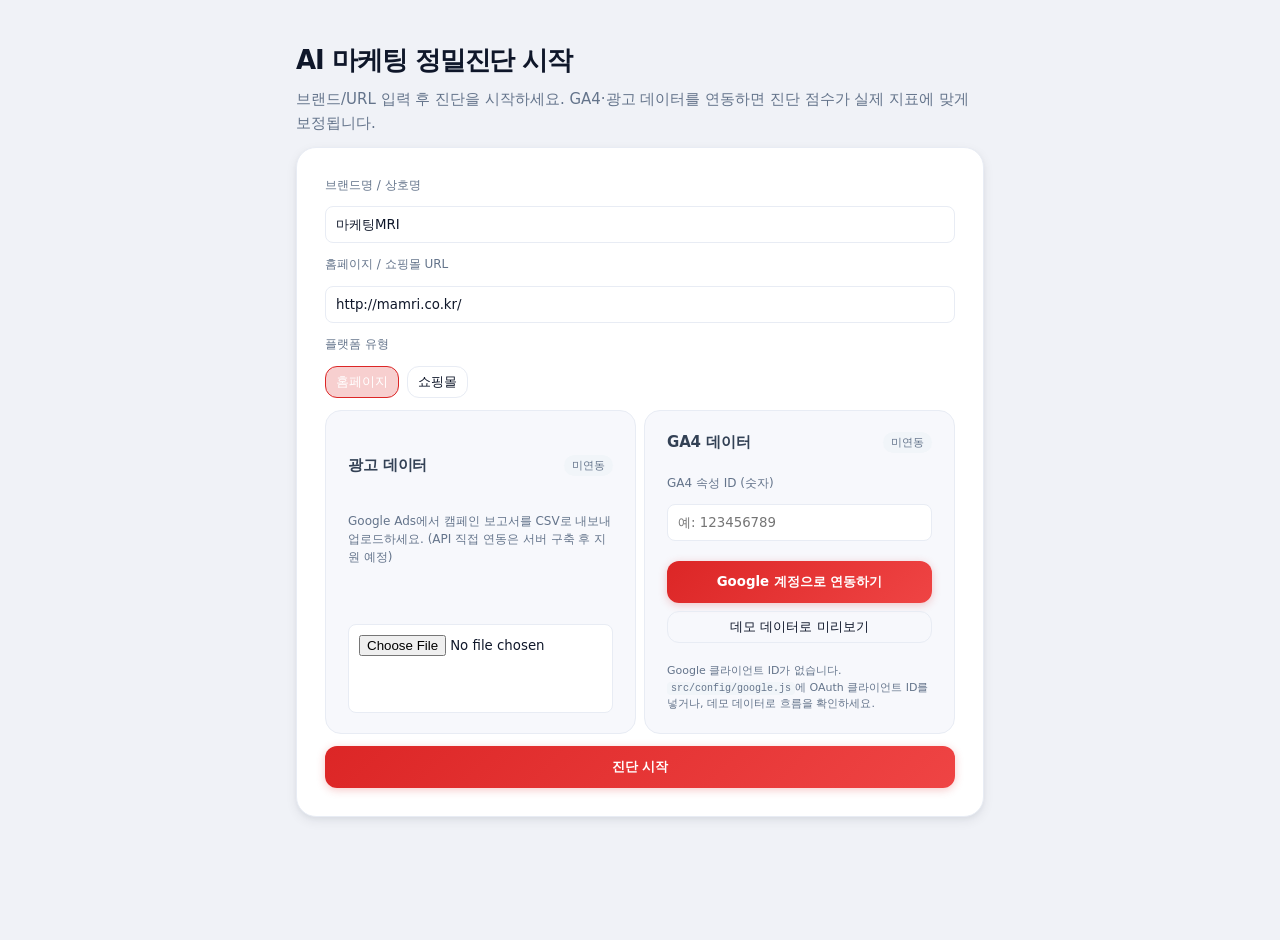
<file: index.html>
<!DOCTYPE html>
<html lang="ko">
  <head>
    <meta charset="UTF-8" />
    <meta name="viewport" content="width=device-width, initial-scale=1.0" />
    <title>마케팅MRI + ContentFlow</title>
    <link rel="stylesheet" href="./src/styles/tokens.css" />
    <link rel="stylesheet" href="./src/styles/base.css" />
    <link rel="stylesheet" href="./src/styles/components.css" />
    <link rel="stylesheet" href="./src/styles/layout.css" />
  </head>
  <body>
    <div id="mri-app"></div>
    <script type="module" src="./src/app/bootstrap.js"></script>
  </body>
</html>
</file>
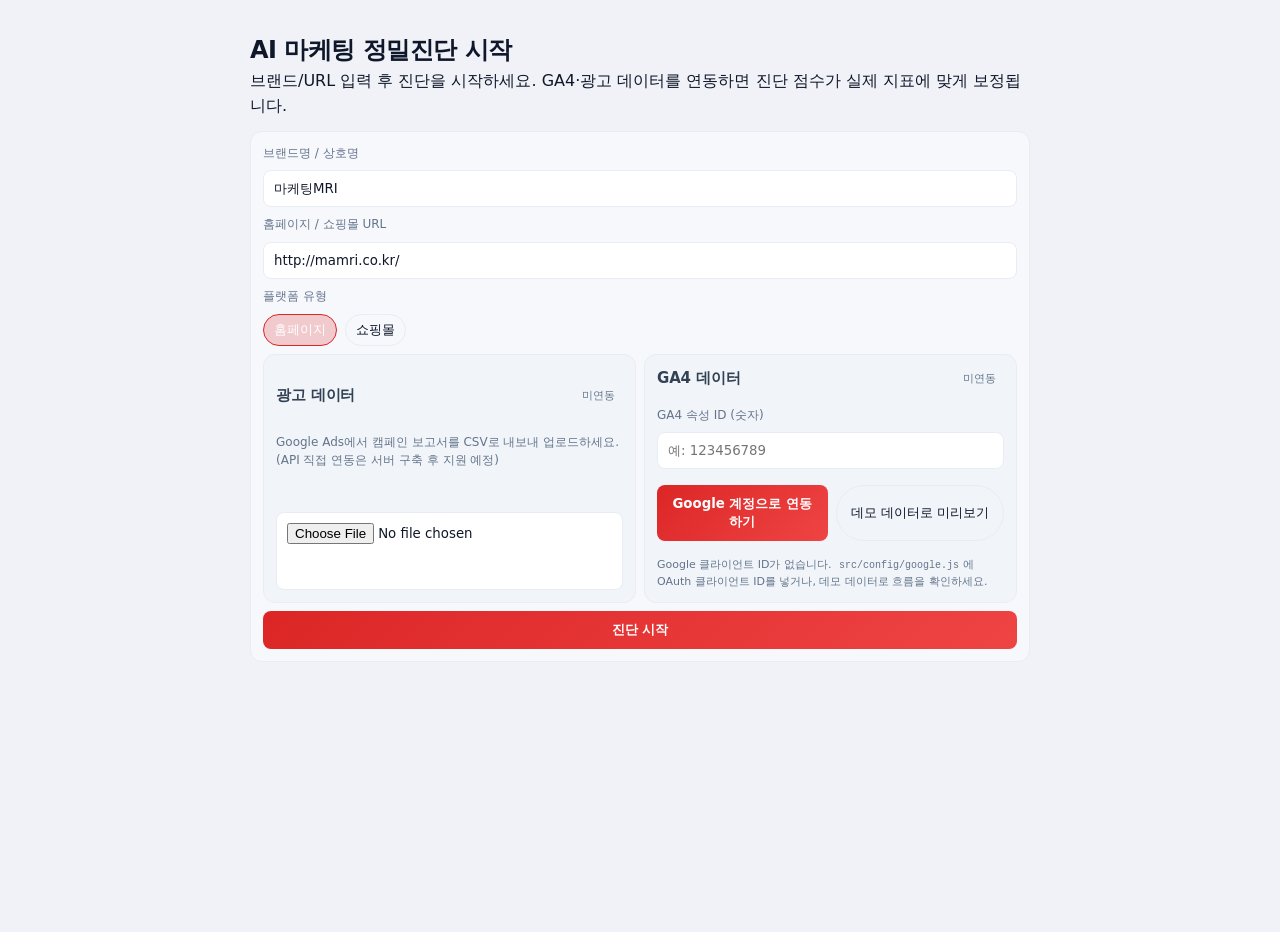
<file: mri_live_preview_v3 (3).html>
<!DOCTYPE html>
<html lang="ko">
  <head>
    <meta charset="UTF-8" />
    <meta name="viewport" content="width=device-width, initial-scale=1.0" />
    <title>마케팅MRI + ContentFlow 미리보기</title>
    <link rel="stylesheet" href="./src/styles/tokens.css" />
    <link rel="stylesheet" href="./src/styles/base.css" />
    <link rel="stylesheet" href="./src/styles/components.css" />
  </head>
  <body>
    <div id="mri-app"></div>
    <script type="module" src="./src/app/bootstrap.js"></script>
  </body>
</html>
</file>
<file: src/styles/tokens.css>
/* 라이트 모드 — 대시보드 템플릿: 연한 캔버스 + 흰 카드 + 소프트 섀도우 */
:root {
  --bg-page: #f0f2f7;
  --bg: var(--bg-page);
  --surface: #ffffff;
  --surface-elevated: #ffffff;
  --panel: #f7f8fc;
  --panel-hover: #eef1f8;
  --sidebar-bg: #161a22;
  --sidebar-text: #f1f5f9;
  --sidebar-muted: #94a3b8;
  --sidebar-line: rgba(255, 255, 255, .08);
  --sidebar-active: rgba(220, 38, 38, .22);
  --line: #e8ecf4;
  --line-light: #f1f4fa;
  --text: #0f172a;
  --text-secondary: #334155;
  --muted: #64748b;
  --brand: #dc2626;
  --brand-light: rgba(220, 38, 38, .08);
  --accent: #2563eb;
  --accent-soft: rgba(37, 99, 235, .08);
  --ok: #0d9488;
  --warn: #ec4899;
  --bad: #be123c;
  --neutral: #8b5cf6;
  --input-bg: #ffffff;
  --bar-bg: #e2e8f0;
  --soft-bg: #f1f5f9;
  --divider: rgba(15, 23, 42, .06);
  --shadow-xs: 0 1px 2px rgba(15, 23, 42, .04);
  --shadow-sm: 0 1px 3px rgba(15, 23, 42, .06), 0 1px 2px rgba(15, 23, 42, .04);
  --shadow-md: 0 4px 12px rgba(15, 23, 42, .07), 0 2px 4px rgba(15, 23, 42, .04);
  --shadow-lg: 0 12px 40px rgba(15, 23, 42, .1);
  --radius-sm: 8px;
  --radius-md: 12px;
  --radius-lg: 16px;
  --radius-xl: 20px;
}

/* 다크 모드 */
[data-theme="dark"] {
  --bg-page: #0c0e14;
  --bg: var(--bg-page);
  --surface: #141824;
  --surface-elevated: #1a1f2e;
  --panel: #12151f;
  --panel-hover: #1a2030;
  --sidebar-bg: #0a0c12;
  --sidebar-text: #e2e8f0;
  --sidebar-muted: #94a3b8;
  --sidebar-line: rgba(255, 255, 255, .06);
  --sidebar-active: rgba(239, 68, 68, .18);
  --line: #252a3a;
  --line-light: #1e2433;
  --text: #e8eaf0;
  --text-secondary: #cbd5e1;
  --muted: #94a3b8;
  --brand: #ef4444;
  --brand-light: rgba(239, 68, 68, .1);
  --accent: #3b82f6;
  --accent-soft: rgba(59, 130, 246, .12);
  --ok: #22c55e;
  --warn: #f472b6;
  --bad: #ef4444;
  --input-bg: #0f1219;
  --bar-bg: #252a3a;
  --soft-bg: rgba(255, 255, 255, .04);
  --divider: rgba(255, 255, 255, .06);
  --shadow-xs: 0 1px 2px rgba(0, 0, 0, .2);
  --shadow-sm: 0 2px 8px rgba(0, 0, 0, .25);
  --shadow-md: 0 8px 24px rgba(0, 0, 0, .35);
  --shadow-lg: 0 16px 48px rgba(0, 0, 0, .45);
}
</file>
<file: src/styles/base.css>
* {
  box-sizing: border-box;
}

html,
body {
  margin: 0;
  padding: 0;
  background: var(--bg-page);
  color: var(--text);
  font-family: "Pretendard", "Apple SD Gothic Neo", "Noto Sans KR", system-ui, sans-serif;
  line-height: 1.55;
  -webkit-font-smoothing: antialiased;
}

button,
input {
  font-family: inherit;
}

#mri-app {
  min-height: 100vh;
}

h1,
h2,
h3,
h4,
p {
  margin: 0;
}

h2 {
  font-weight: 700;
  letter-spacing: -0.02em;
  color: var(--text);
}

h3 {
  font-weight: 650;
  letter-spacing: -0.015em;
}

h4 {
  font-weight: 600;
  font-size: 14px;
  color: var(--text-secondary);
  letter-spacing: -0.01em;
}

::selection {
  background: rgba(220, 38, 38, .12);
  color: var(--text);
}
</file>
<file: src/styles/components.css>
.app {
  display: grid;
  grid-template-columns: 260px 1fr;
  min-height: 100vh;
}

.sidebar {
  border-right: 1px solid var(--sidebar-line);
  padding: 12px;
  background: var(--sidebar-bg);
  color: var(--sidebar-text);
  display: flex;
  flex-direction: column;
  gap: 8px;
  overflow-y: auto;
}

.brand h1 {
  font-size: 18px;
  color: var(--sidebar-text);
}

.brand p {
  margin-top: 4px;
  color: var(--sidebar-muted);
  font-size: 12px;
}

.menu-group {
  display: grid;
  gap: 4px;
}

.menu-btn {
  width: 100%;
  border: 1px solid var(--sidebar-line);
  background: transparent;
  color: var(--sidebar-text);
  border-radius: 8px;
  padding: 8px;
  text-align: left;
  display: flex;
  gap: 8px;
  align-items: center;
  cursor: pointer;
  font-size: 13px;
}

.menu-btn.active,
.tab.active {
  border-color: var(--brand);
  color: #fff;
  background: var(--sidebar-active);
}

.content {
  padding: 20px;
  overflow: auto;
  background: var(--bg-page);
}

.input-wrap {
  max-width: 780px;
  margin: 32px auto;
  display: grid;
  gap: 12px;
}

.integration-grid {
  align-items: stretch;
}

.integration-card-hd {
  display: flex;
  justify-content: space-between;
  align-items: center;
  gap: 8px;
}

.integration-card h4 {
  margin: 0;
  font-size: 15px;
}

.integration-status {
  font-size: 11px;
  padding: 2px 8px;
  border-radius: 999px;
  background: var(--soft-bg);
  color: var(--muted);
}

.integration-status.on {
  background: rgba(22, 163, 74, .1);
  color: var(--ok);
}

.integration-hint {
  font-size: 12px;
  color: var(--muted);
  line-height: 1.5;
}

.integration-label {
  margin-top: 8px;
}

.integration-actions {
  display: flex;
  flex-wrap: wrap;
  gap: 8px;
  margin-top: 8px;
}

.integration-btn {
  flex: 1;
  min-width: 140px;
}

.integration-err {
  color: var(--bad);
  font-size: 12px;
  margin-top: 8px;
}

.integration-warn {
  font-size: 11px;
  color: var(--muted);
  margin-top: 8px;
  line-height: 1.5;
}

.integration-warn code {
  font-size: 10px;
  background: var(--soft-bg);
  padding: 1px 4px;
  border-radius: 4px;
}

.integration-banner {
  margin-top: 8px;
}

.integration-banner p {
  font-size: 13px;
  color: var(--muted);
  margin-top: 4px;
}

.integration-banner-dash p {
  font-size: 13px;
  color: var(--muted);
  margin-top: 4px;
}

.delta-pill {
  font-size: 11px;
  font-weight: 800;
}

.card {
  background: var(--panel);
  border: 1px solid var(--line);
  border-radius: 12px;
  padding: 12px;
  display: grid;
  gap: 8px;
}

.card-clickable {
  cursor: pointer;
  transition: border-color .2s;
}

.card-clickable:hover {
  border-color: var(--brand);
}

.card.soft {
  background: var(--soft-bg);
}

.card.success {
  border-color: rgba(22, 163, 74, .3);
}

.card.danger {
  border-color: rgba(220, 38, 38, .3);
}

.row {
  display: flex;
  align-items: center;
  gap: 8px;
}

.row.between {
  justify-content: space-between;
}

.row.wrap {
  flex-wrap: wrap;
}

.row.gap-sm {
  gap: 4px;
}

.grid.two {
  display: grid;
  grid-template-columns: repeat(2, minmax(0, 1fr));
  gap: 8px;
}

label {
  color: var(--muted);
  font-size: 12px;
}

input {
  width: 100%;
  background: var(--input-bg);
  border: 1px solid var(--line);
  border-radius: 8px;
  color: var(--text);
  padding: 10px;
}

.primary {
  padding: 10px 12px;
  border: 0;
  border-radius: 8px;
  background: linear-gradient(135deg, #dc2626, #ef4444);
  color: #fff;
  font-weight: 700;
  cursor: pointer;
  transition: opacity .2s;
}

.primary:hover {
  opacity: .9;
}

.tab,
.link-btn,
.chip {
  border: 1px solid var(--line);
  border-radius: 999px;
  background: transparent;
  color: var(--text);
  padding: 6px 10px;
  cursor: pointer;
  font-size: 13px;
  transition: border-color .2s;
}

.tab:hover,
.link-btn:hover,
.chip:hover {
  border-color: var(--brand);
}

.link-btn {
  border-radius: 8px;
}

.score {
  font-weight: 800;
}

.score-box {
  font-size: 24px;
  font-weight: 900;
}

.bar {
  width: 100%;
  height: 6px;
  background: var(--bar-bg);
  border-radius: 999px;
  overflow: hidden;
}

.bar span {
  display: block;
  height: 100%;
}

.section-hd {
  display: flex;
  justify-content: space-between;
  align-items: center;
}

.item-row {
  display: grid;
  grid-template-columns: 1fr 42px;
  gap: 8px;
  padding: 8px 0;
  border-top: 1px solid var(--divider);
}

.item-row p {
  font-size: 13px;
  color: var(--muted);
}

.score-col {
  text-align: right;
}

.pill {
  border: 1px solid;
  border-radius: 999px;
  padding: 0 6px;
  font-size: 11px;
}

.tag {
  display: inline-block;
  margin-right: 6px;
  color: var(--warn);
  font-weight: 600;
}

/* === Sidebar footer & membership badge === */
.sidebar-footer {
  margin-top: auto;
  padding-top: 12px;
  border-top: 1px solid var(--sidebar-line);
  display: grid;
  gap: 6px;
}

.membership-badge {
  font-size: 10px;
  font-weight: 800;
  padding: 2px 8px;
  border-radius: 999px;
  letter-spacing: .5px;
}

.badge-free {
  background: rgba(156, 163, 175, .2);
  color: #9ca3af;
}

.badge-pro {
  background: linear-gradient(135deg, rgba(220, 38, 38, .25), rgba(249, 115, 22, .25));
  color: #f97316;
}

.paid-toggle-btn {
  width: 100%;
  padding: 10px;
  border: 1px dashed var(--sidebar-line);
  border-radius: 8px;
  background: transparent;
  color: var(--sidebar-muted);
  cursor: pointer;
  font-size: 13px;
  transition: all .2s;
}

.paid-toggle-btn:hover {
  border-color: var(--brand);
  color: var(--sidebar-text);
}

.paid-toggle-btn.is-pro {
  border-style: solid;
  border-color: rgba(249, 115, 22, .4);
  color: #f97316;
  background: rgba(249, 115, 22, .08);
}

/* === Theme toggle === */
.theme-toggle-btn {
  width: 100%;
  padding: 8px;
  border: 1px solid var(--sidebar-line);
  border-radius: 8px;
  background: transparent;
  color: var(--sidebar-muted);
  cursor: pointer;
  font-size: 12px;
  transition: all .2s;
  display: flex;
  align-items: center;
  justify-content: center;
  gap: 6px;
}

.theme-toggle-btn:hover {
  border-color: var(--brand);
  color: var(--sidebar-text);
}

/* === Analysis panel === */
.analysis-panel {
  gap: 14px;
}

.analysis-stats {
  display: grid;
  grid-template-columns: repeat(4, 1fr);
  gap: 8px;
}

.analysis-stat {
  text-align: center;
  padding: 10px 4px;
  background: var(--soft-bg);
  border: 1px solid var(--line);
  border-radius: 8px;
}

.analysis-stat-num {
  font-size: 24px;
  font-weight: 900;
  display: block;
}

.analysis-stat small {
  color: var(--muted);
  font-size: 11px;
}

.analysis-insights {
  display: grid;
  grid-template-columns: 1fr 1fr;
  gap: 8px;
}

.analysis-insight {
  padding: 10px 12px;
  border-radius: 8px;
}

.analysis-insight strong {
  font-size: 12px;
  display: block;
  margin-bottom: 4px;
}

.analysis-insight p {
  font-size: 13px;
}

.analysis-insight.danger {
  background: rgba(220, 38, 38, .06);
  border: 1px solid rgba(220, 38, 38, .15);
}

.analysis-insight.danger strong {
  color: var(--bad);
}

.analysis-insight.success {
  background: rgba(22, 163, 74, .06);
  border: 1px solid rgba(22, 163, 74, .15);
}

.analysis-insight.success strong {
  color: var(--ok);
}

.analysis-priority {
  display: grid;
  gap: 6px;
}

.analysis-priority > strong {
  font-size: 13px;
  color: var(--muted);
}

.analysis-priority-item {
  display: flex;
  align-items: center;
  gap: 10px;
  padding: 8px 10px;
  background: var(--soft-bg);
  border: 1px solid var(--line);
  border-radius: 8px;
}

.analysis-rank {
  width: 24px;
  height: 24px;
  display: flex;
  align-items: center;
  justify-content: center;
  border-radius: 50%;
  background: rgba(220, 38, 38, .1);
  color: var(--brand);
  font-size: 12px;
  font-weight: 800;
  flex-shrink: 0;
}

/* === PRO detail button === */
.pro-detail-section {
  margin: 4px 0;
}

.pro-detail-btn {
  width: 100%;
  padding: 0;
  border: 1px dashed rgba(220, 38, 38, .3);
  border-radius: 12px;
  background: var(--brand-light);
  color: var(--text);
  cursor: pointer;
  transition: all .2s;
}

.pro-detail-btn:hover {
  border-color: rgba(220, 38, 38, .5);
  background: rgba(220, 38, 38, .08);
}

.pro-detail-btn-inner {
  display: flex;
  align-items: center;
  justify-content: space-between;
  padding: 16px;
}

.pro-detail-btn-left {
  display: flex;
  align-items: center;
  gap: 12px;
}

.pro-detail-icon {
  font-size: 24px;
}

.pro-detail-btn-left strong {
  display: block;
  font-size: 14px;
}

.pro-detail-btn-left p {
  color: var(--muted);
  font-size: 12px;
  margin-top: 2px;
}

.pro-badge {
  background: linear-gradient(135deg, #dc2626, #ef4444);
  color: #fff;
  font-size: 11px;
  font-weight: 800;
  padding: 4px 10px;
  border-radius: 999px;
  letter-spacing: .5px;
}

.pro-detail-divider {
  text-align: center;
  position: relative;
  padding: 8px 0;
}

.pro-detail-divider::before {
  content: "";
  position: absolute;
  left: 0;
  right: 0;
  top: 50%;
  height: 1px;
  background: linear-gradient(90deg, transparent, var(--brand), transparent);
  opacity: .3;
}

.pro-detail-divider span {
  position: relative;
  background: var(--bg);
  padding: 0 16px;
  font-size: 13px;
  color: var(--brand);
  font-weight: 600;
}

/* === Pricing page === */
.pricing-wrap {
  max-width: 960px;
  margin: 0 auto;
  display: grid;
  gap: 24px;
}

.pricing-header {
  text-align: center;
  padding: 24px 0;
}

.pricing-header p {
  color: var(--muted);
  margin-top: 6px;
}

.pricing-grid {
  display: grid;
  grid-template-columns: repeat(3, 1fr);
  gap: 16px;
  align-items: start;
}

.pricing-card {
  background: var(--panel);
  border: 1px solid var(--line);
  border-radius: 16px;
  padding: 24px 20px;
  display: grid;
  gap: 20px;
  position: relative;
}

.pricing-card.pro {
  border-color: rgba(220, 38, 38, .35);
  box-shadow: 0 4px 24px rgba(220, 38, 38, .08);
}

.pricing-popular {
  position: absolute;
  top: -12px;
  left: 50%;
  transform: translateX(-50%);
  background: linear-gradient(135deg, #dc2626, #ef4444);
  color: #fff;
  font-size: 10px;
  font-weight: 800;
  padding: 4px 14px;
  border-radius: 999px;
  letter-spacing: 1px;
}

.pricing-card-hd h3 {
  font-size: 18px;
  margin-bottom: 4px;
}

.pricing-price {
  font-size: 32px;
  font-weight: 900;
}

.pricing-price small {
  font-size: 14px;
  color: var(--muted);
  font-weight: 400;
}

.pricing-features {
  list-style: none;
  padding: 0;
  margin: 0;
  display: grid;
  gap: 8px;
}

.pricing-features li {
  font-size: 13px;
  line-height: 1.5;
}

.pricing-features li.disabled {
  color: var(--muted);
  opacity: .5;
}

.pricing-features li.highlight {
  color: var(--brand);
}

.pricing-btn {
  width: 100%;
  padding: 12px;
  border: 1px solid var(--line);
  border-radius: 10px;
  background: transparent;
  color: var(--text);
  font-size: 14px;
  font-weight: 600;
  cursor: pointer;
  transition: all .2s;
}

.pricing-btn:hover {
  border-color: var(--brand);
}

.pricing-btn:disabled {
  opacity: .5;
  cursor: default;
}

.pricing-btn.pro-btn {
  background: linear-gradient(135deg, #dc2626, #ef4444);
  color: #fff;
  border: 0;
}

.pricing-btn.pro-btn:hover {
  opacity: .9;
}

.pricing-btn.enterprise {
  border-color: var(--line);
}

.pricing-faq {
  background: var(--panel);
  border: 1px solid var(--line);
  border-radius: 12px;
  padding: 20px;
  display: grid;
  gap: 16px;
}

.pricing-faq h4 {
  font-size: 16px;
}

.pricing-faq-item {
  padding-top: 12px;
  border-top: 1px solid var(--line);
}

.pricing-faq-item strong {
  font-size: 14px;
  display: block;
  margin-bottom: 6px;
}

.pricing-faq-item p {
  color: var(--muted);
  font-size: 13px;
  line-height: 1.6;
}

/* === Report page — 카드·히어로·TOC 레이아웃은 layout.css === */

.report-summary {
  color: var(--muted);
  font-size: 13px;
  line-height: 1.6;
}

.report-groups {
  display: grid;
  gap: 6px;
}

.report-group-row {
  display: flex;
  align-items: center;
  gap: 10px;
}

.report-group-name {
  min-width: 160px;
  font-size: 13px;
  white-space: nowrap;
  overflow: hidden;
  text-overflow: ellipsis;
}

.report-tag {
  font-size: 12px;
  padding: 4px 8px;
  border-radius: 6px;
  line-height: 1.4;
}

.report-tag.success {
  background: rgba(22, 163, 74, .08);
  color: var(--ok);
}

.report-tag.danger {
  background: rgba(220, 38, 38, .08);
  color: var(--bad);
}

.report-actions {
  display: grid;
  gap: 4px;
}

.report-action {
  font-size: 13px;
  color: var(--muted);
  line-height: 1.5;
}

/* === Chapter hero with donut === */
.chapter-hero-inner {
  display: flex;
  align-items: center;
  justify-content: space-between;
  gap: 20px;
}

.chapter-hero-text {
  flex: 1;
  display: grid;
  gap: 6px;
}

.chapter-hero-text h2 {
  font-size: 20px;
}

.chapter-hero-text p {
  color: var(--muted);
  font-size: 13px;
  line-height: 1.6;
}

/* === Score badge (compact triad: gauge arc + number + pill) === */
.score-badge {
  display: grid;
  grid-template-rows: auto auto;
  align-items: end;
  justify-items: center;
  gap: 6px;
  position: relative;
  min-width: 120px;
  padding: 6px 4px 0;
}

.score-badge-gauge {
  display: block;
  filter: drop-shadow(0 2px 6px rgba(0, 0, 0, 0.05));
}

.score-badge-text {
  position: absolute;
  top: 20px;
  left: 0;
  right: 0;
  display: flex;
  align-items: baseline;
  justify-content: center;
  gap: 2px;
  pointer-events: none;
}

.score-badge-num {
  font-size: 30px;
  font-weight: 900;
  line-height: 1;
  letter-spacing: -0.03em;
  font-variant-numeric: tabular-nums;
}

.score-badge-unit {
  font-size: 11px;
  font-weight: 600;
  color: var(--muted);
  opacity: 0.7;
}

.score-badge-pill {
  font-size: 10.5px;
  font-weight: 700;
  padding: 3px 10px;
  border-radius: 999px;
  border: 1px solid;
  letter-spacing: 0.02em;
  line-height: 1.4;
  white-space: nowrap;
}

/* === Score donut === */
.donut-wrap {
  position: relative;
  flex-shrink: 0;
  filter: drop-shadow(0 4px 12px rgba(0, 0, 0, 0.06));
}

.donut-svg {
  display: block;
}

.donut-label {
  position: absolute;
  inset: 0;
  display: flex;
  flex-direction: column;
  align-items: center;
  justify-content: center;
  pointer-events: none;
}

.donut-score {
  font-size: 38px;
  font-weight: 900;
  line-height: 1;
  letter-spacing: -0.02em;
  font-variant-numeric: tabular-nums;
}

.donut-status {
  font-size: 10.5px;
  font-weight: 700;
  margin-top: 6px;
  padding: 3px 10px;
  border-radius: 999px;
  border: 1px solid;
  letter-spacing: 0.02em;
  line-height: 1.4;
}

/* === Group bars === */
.group-bars {
  display: grid;
  gap: 10px;
  background: var(--panel);
  border: 1px solid var(--line);
  border-radius: 12px;
  padding: 16px;
}

.group-bar-row {
  display: flex;
  align-items: center;
  gap: 10px;
}

.group-bar-label {
  min-width: 150px;
  font-size: 13px;
  white-space: nowrap;
  overflow: hidden;
  text-overflow: ellipsis;
}

.group-bar-track {
  flex: 1;
  height: 8px;
  background: var(--bar-bg);
  border-radius: 999px;
  overflow: hidden;
}

.group-bar-fill {
  height: 100%;
  border-radius: 999px;
  transition: width .4s ease;
}

.group-bar-score {
  font-weight: 800;
  font-size: 14px;
  min-width: 28px;
  text-align: right;
}

.group-bar-status {
  font-size: 10px;
  min-width: 32px;
  text-align: center;
}

/* === Radar chart === */
.radar-wrap {
  display: flex;
  justify-content: center;
  align-items: center;
  padding: 20px;
  background:
    radial-gradient(ellipse at top, rgba(168, 85, 247, 0.04), transparent 60%),
    linear-gradient(180deg, var(--panel), var(--panel));
  border: 1px solid var(--line);
  border-radius: 16px;
  box-shadow:
    0 1px 2px rgba(0, 0, 0, 0.04),
    inset 0 1px 0 rgba(255, 255, 255, 0.5);
}

.radar-svg {
  width: 100%;
  max-width: 360px;
  height: auto;
  overflow: visible;
}

/* === Gauge chart === */
.gauge-panel {
  gap: 12px;
}

.gauge-grid {
  display: flex;
  justify-content: center;
  gap: 24px;
  flex-wrap: wrap;
}

.gauge-item {
  display: flex;
  flex-direction: column;
  align-items: center;
  position: relative;
}

.gauge-label {
  position: absolute;
  bottom: 22px;
  display: flex;
  flex-direction: column;
  align-items: center;
}

.gauge-score {
  font-size: 28px;
  font-weight: 900;
  line-height: 1;
}

.gauge-status {
  font-size: 11px;
  color: var(--muted);
}

.gauge-title {
  font-size: 12px;
  color: var(--text-secondary);
  font-weight: 600;
  margin-top: 4px;
}

/* === Channel bars === */
.channel-bars-card {
  gap: 12px;
}

.channel-bars {
  display: grid;
  gap: 12px;
}

.channel-bar-item {
  display: grid;
  gap: 4px;
}

.channel-bar-hd {
  display: flex;
  justify-content: space-between;
  align-items: center;
}

.channel-bar-name {
  font-size: 13px;
  font-weight: 600;
}

.channel-bar-score {
  font-weight: 800;
  font-size: 14px;
}

.channel-bar-track {
  height: 24px;
  background: var(--bar-bg);
  border-radius: 6px;
  overflow: hidden;
}

.channel-bar-fill {
  height: 100%;
  border-radius: 6px;
  display: flex;
  align-items: center;
  padding: 0 8px;
  min-width: fit-content;
  transition: width .4s ease;
}

.channel-bar-pct {
  font-size: 10px;
  color: #fff;
  font-weight: 700;
}

.channel-bar-meta {
  display: flex;
  gap: 12px;
  font-size: 11px;
  color: var(--muted);
}

.channel-legend {
  display: flex;
  gap: 12px;
  justify-content: center;
  flex-wrap: wrap;
  padding-top: 8px;
  border-top: 1px solid var(--divider);
}

.channel-legend-item {
  display: flex;
  align-items: center;
  gap: 4px;
  font-size: 11px;
  color: var(--muted);
}

.channel-dot {
  width: 8px;
  height: 8px;
  border-radius: 50%;
  display: inline-block;
}

/* === Checklist === */
.checklist-panel {
  gap: 12px;
}

.checklist-progress {
  display: flex;
  align-items: center;
  gap: 10px;
}

.checklist-progress-bar {
  flex: 1;
  height: 10px;
  background: var(--bar-bg);
  border-radius: 999px;
  overflow: hidden;
}

.checklist-progress-fill {
  height: 100%;
  border-radius: 999px;
  transition: width .4s ease;
}

.checklist-pct {
  font-weight: 800;
  font-size: 14px;
  min-width: 64px;
}

.checklist-count {
  font-size: 12px;
  color: var(--muted);
  white-space: nowrap;
}

.checklist-items {
  display: grid;
  gap: 2px;
  max-height: 320px;
  overflow-y: auto;
}

.checklist-row {
  display: flex;
  align-items: center;
  gap: 8px;
  padding: 6px 8px;
  border-radius: 6px;
  font-size: 13px;
}

.checklist-row.done {
  background: rgba(22, 163, 74, .05);
}

.checklist-row.partial {
  background: rgba(217, 119, 6, .05);
}

.checklist-row.missing {
  background: rgba(220, 38, 38, .05);
}

.checklist-icon {
  font-size: 14px;
  flex-shrink: 0;
}

.checklist-name {
  flex: 1;
}

.checklist-score {
  font-weight: 800;
  font-size: 13px;
  min-width: 24px;
  text-align: right;
}

/* === Report infographic elements === */
.report-infographic {
  padding: 8px 0;
}

.report-infographic .radar-wrap {
  padding: 12px;
  border: 0;
  background: transparent;
}

.report-infographic .radar-svg {
  max-width: 280px;
}

/* Report channel mini bars */
.report-channel-mini {
  display: grid;
  gap: 6px;
}

.report-ch-bar {
  display: flex;
  align-items: center;
  gap: 8px;
}

.report-ch-bar-name {
  min-width: 100px;
  font-size: 12px;
  white-space: nowrap;
  overflow: hidden;
  text-overflow: ellipsis;
}

.report-ch-bar-track {
  flex: 1;
  height: 6px;
  background: var(--bar-bg);
  border-radius: 999px;
  overflow: hidden;
}

.report-ch-bar-fill {
  height: 100%;
  border-radius: 999px;
}

/* Report gauge mini */
.report-gauge-mini {
  display: flex;
  justify-content: center;
  gap: 16px;
  flex-wrap: wrap;
}

.report-mini-gauge {
  display: flex;
  flex-direction: column;
  align-items: center;
  position: relative;
}

.report-mini-gauge-score {
  font-size: 18px;
  font-weight: 900;
  margin-top: -18px;
}

.report-mini-gauge-label {
  font-size: 10px;
  color: var(--muted);
  margin-top: 2px;
  text-align: center;
  max-width: 80px;
  overflow: hidden;
  text-overflow: ellipsis;
  white-space: nowrap;
}

/* Report checklist mini */
.report-checklist-mini {
  display: grid;
  gap: 8px;
}

.report-ck-progress {
  display: flex;
  align-items: center;
  gap: 8px;
}

.report-ck-bar {
  flex: 1;
  height: 8px;
  background: var(--bar-bg);
  border-radius: 999px;
  overflow: hidden;
}

.report-ck-fill {
  height: 100%;
  border-radius: 999px;
}

.report-ck-stats {
  display: flex;
  gap: 12px;
}

.report-ck-stat {
  font-size: 12px;
  font-weight: 600;
}

.report-ck-items {
  display: flex;
  flex-direction: column;
  gap: 2px;
}

.report-ck-item {
  font-size: 12px;
  color: var(--muted);
  padding: 3px 6px;
  background: rgba(220, 38, 38, .04);
  border-radius: 4px;
}

.report-ck-item strong {
  float: right;
}

@media (max-width: 960px) {
  .app {
    grid-template-columns: 1fr;
  }

  .sidebar {
    border-right: 0;
    border-bottom: 1px solid var(--sidebar-line);
  }

  .grid.two {
    grid-template-columns: 1fr;
  }

  .chapter-hero-inner {
    flex-direction: column;
    text-align: center;
  }

  .group-bar-label {
    min-width: 100px;
    font-size: 11px;
  }

  .report-overview-grid {
    grid-template-columns: repeat(3, 1fr);
  }

  .report-swot {
    grid-template-columns: 1fr;
  }

  .report-group-name {
    min-width: 120px;
  }

  .analysis-stats {
    grid-template-columns: repeat(2, 1fr);
  }

  .analysis-insights {
    grid-template-columns: 1fr;
  }

  .pricing-grid {
    grid-template-columns: 1fr;
  }

  .gauge-grid {
    gap: 16px;
  }

  .channel-legend {
    gap: 8px;
  }

  .report-gauge-mini {
    gap: 10px;
  }

  .report-ch-bar-name {
    min-width: 70px;
    font-size: 11px;
  }
}

/* ======================= 마케팅 실행 플랜 ======================= */
.plan-wrap { display: flex; flex-direction: column; gap: 20px; }

.plan-hero { background: linear-gradient(135deg, rgba(139,92,246,.08), rgba(236,72,153,.08)); }
.plan-hero-inner { display: grid; grid-template-columns: 1fr auto; gap: 24px; align-items: center; }
.plan-hero-kicker { font-size: 13px; font-weight: 700; color: var(--brand); margin: 0 0 8px; }
.plan-hero-stats { display: flex; gap: 16px; }
.plan-hero-stat { display: flex; flex-direction: column; align-items: center; padding: 12px 20px; background: var(--surface); border-radius: 14px; box-shadow: var(--shadow-sm); min-width: 88px; }
.plan-hero-stat-num { font-size: 32px; font-weight: 800; font-variant-numeric: tabular-nums; line-height: 1; }
.plan-hero-stat-lb { font-size: 11px; color: var(--muted); margin-top: 4px; }

.plan-weakest-grid { display: grid; grid-template-columns: repeat(3, 1fr); gap: 12px; margin-top: 12px; }
.plan-weakest-card {
  display: flex; flex-direction: column; gap: 6px; padding: 16px; border-radius: 14px;
  border: 1px solid var(--line); background: var(--surface); cursor: pointer; text-align: left;
  transition: transform .15s ease, box-shadow .15s ease, border-color .15s ease;
}
.plan-weakest-card:hover { transform: translateY(-2px); box-shadow: var(--shadow-md); border-color: var(--brand); }
.plan-weakest-ic { font-size: 24px; }
.plan-weakest-lb { font-size: 13px; font-weight: 700; color: var(--text); }
.plan-weakest-score { font-size: 20px; font-weight: 800; font-variant-numeric: tabular-nums; }

.plan-roadmap { display: flex; flex-direction: column; gap: 16px; }
.plan-phase {
  border: 2px solid; border-radius: 18px; padding: 20px;
  box-shadow: var(--shadow-sm);
}
.plan-phase-hd { display: flex; justify-content: space-between; align-items: center; margin-bottom: 16px; gap: 12px; flex-wrap: wrap; }
.plan-phase-title { display: flex; align-items: center; gap: 12px; }
.plan-phase-ic {
  width: 44px; height: 44px; border-radius: 12px; display: flex; align-items: center; justify-content: center;
  font-size: 22px; flex-shrink: 0;
}
.plan-phase-title h3 { margin: 0; font-size: 18px; font-weight: 800; }
.plan-phase-sub { margin: 2px 0 0; font-size: 12px; color: var(--muted); }
.plan-phase-meta { display: flex; gap: 8px; align-items: center; }
.plan-phase-count { font-size: 13px; font-weight: 800; }
.plan-phase-effort {
  font-size: 11px; padding: 4px 10px; border-radius: 999px;
  background: var(--surface); color: var(--muted); border: 1px solid var(--line);
}
.plan-phase-list { display: flex; flex-direction: column; gap: 10px; }
.plan-phase-empty { color: var(--muted); font-size: 13px; margin: 0; padding: 12px; text-align: center; }

.plan-action {
  padding: 14px 16px; border-radius: 12px; background: var(--surface); border: 1px solid var(--line);
  cursor: pointer; transition: transform .15s ease, box-shadow .15s ease, border-color .15s ease;
}
.plan-action:hover { transform: translateX(2px); box-shadow: var(--shadow-sm); border-color: var(--brand); }
.plan-action-head { display: flex; justify-content: space-between; align-items: center; gap: 8px; margin-bottom: 8px; flex-wrap: wrap; }
.plan-action-ch { display: flex; align-items: center; gap: 6px; }
.plan-action-ic { font-size: 16px; }
.plan-action-lb { font-size: 12px; font-weight: 700; color: var(--text-secondary); }
.plan-action-score {
  font-size: 11px; padding: 3px 10px; border-radius: 999px;
  border: 1px solid; font-weight: 700; font-variant-numeric: tabular-nums;
}
.plan-action-text { margin: 0; font-size: 14px; line-height: 1.55; color: var(--text); }

.plan-cta { display: flex; justify-content: space-between; align-items: center; gap: 16px; flex-wrap: wrap; }
.plan-cta-text h3 { margin: 0 0 4px; font-size: 16px; }
.plan-cta .primary { flex-shrink: 0; }

/* --- Plan PRO banner --- */
.plan-pro-banner {
  display: flex; align-items: center; gap: 14px; padding: 14px 18px;
  background: linear-gradient(135deg, rgba(139,92,246,.1), rgba(236,72,153,.1));
  border: 1px solid rgba(139,92,246,.25); border-radius: 14px;
}
.plan-pro-ic { font-size: 28px; }
.plan-pro-text { flex: 1; }
.plan-pro-text strong { display: block; font-size: 14px; margin-bottom: 2px; }
.plan-pro-text p { margin: 0; font-size: 12px; color: var(--muted); }

/* --- Plan action card (expandable) --- */
.plan-action { cursor: default; }
.plan-action-head { cursor: pointer; }
.plan-action-text { cursor: pointer; }
.plan-action-meta { display: flex; align-items: center; gap: 8px; }
.plan-action-lock { font-size: 14px; }
.plan-action-chevron {
  font-size: 14px; color: var(--muted); transition: transform .2s ease;
  display: inline-block; min-width: 14px; text-align: center;
}
.plan-action.is-open { border-color: var(--brand); box-shadow: var(--shadow-md); }
.plan-action.is-open .plan-action-chevron { color: var(--brand); }

/* --- Plan detail (expanded) --- */
.plan-action-detail { margin-top: 14px; padding-top: 14px; border-top: 1px dashed var(--line); position: relative; }
.plan-detail { display: flex; flex-direction: column; gap: 16px; }
.plan-detail-block { }
.plan-detail-hd {
  margin: 0 0 8px; font-size: 13px; font-weight: 800; color: var(--text);
  letter-spacing: .01em;
}
.plan-detail-text { margin: 0; font-size: 13px; line-height: 1.6; color: var(--text-secondary); }
.plan-detail-steps {
  margin: 0; padding-left: 20px; font-size: 13px; line-height: 1.8; color: var(--text-secondary);
}
.plan-detail-steps li { padding-left: 4px; }
.plan-detail-steps li::marker { color: var(--brand); font-weight: 800; }
.plan-detail-list {
  margin: 0; padding-left: 18px; font-size: 13px; line-height: 1.7; color: var(--text-secondary);
}
.plan-detail-list li { padding-left: 2px; }
.plan-detail-grid { display: grid; grid-template-columns: 1fr 1fr; gap: 14px; }
.plan-detail-meta {
  display: grid; grid-template-columns: auto 1fr; gap: 4px 12px;
  margin: 0; font-size: 13px;
}
.plan-detail-meta dt {
  color: var(--muted); font-weight: 600;
}
.plan-detail-meta dd {
  margin: 0; color: var(--text-secondary);
}
.plan-detail-tools { display: flex; flex-wrap: wrap; gap: 6px; }
.plan-tool-chip {
  font-size: 12px; padding: 4px 10px; border-radius: 999px;
  background: var(--accent-soft); color: var(--accent);
  border: 1px solid rgba(37,99,235,.2);
}

/* --- Locked detail (non-paid) --- */
.plan-detail-locked { position: relative; min-height: 180px; }
.plan-locked-preview { filter: blur(6px); opacity: .5; pointer-events: none; user-select: none; }
.plan-locked-overlay {
  position: absolute; inset: 0; display: flex; align-items: center; justify-content: center;
  background: linear-gradient(180deg, rgba(255,255,255,.5), rgba(255,255,255,.85));
  z-index: 2; border-radius: 10px;
}
[data-theme="dark"] .plan-locked-overlay {
  background: linear-gradient(180deg, rgba(20,24,36,.55), rgba(20,24,36,.9));
}
.plan-locked-content {
  text-align: center; padding: 20px; max-width: 360px;
}
.plan-locked-ic { font-size: 32px; display: block; margin-bottom: 8px; }
.plan-locked-content h4 { margin: 0 0 6px; font-size: 15px; }
.plan-locked-content p { margin: 0 0 12px; font-size: 12px; color: var(--muted); line-height: 1.5; }

/* --- Plan download section --- */
.plan-download {
  display: flex; flex-direction: column; gap: 14px;
  background: linear-gradient(135deg, rgba(13,148,136,.06), rgba(139,92,246,.06));
  border: 1px solid rgba(13,148,136,.2);
}
.plan-download.is-locked {
  background: linear-gradient(135deg, rgba(100,116,139,.05), rgba(139,92,246,.06));
  border-color: var(--line);
}
.plan-download-head { display: flex; align-items: center; gap: 14px; }
.plan-download-ic { font-size: 32px; }
.plan-download-head h3 { margin: 0 0 4px; font-size: 16px; }
.plan-download-actions { display: flex; gap: 10px; flex-wrap: wrap; }
.plan-download-actions button.is-disabled {
  opacity: .55; cursor: not-allowed; background: var(--panel); color: var(--muted); border: 1px solid var(--line);
}
.plan-download-actions button.secondary {
  background: var(--surface); color: var(--text); border: 1px solid var(--line);
  padding: 10px 18px; border-radius: 10px; font-weight: 700; cursor: pointer;
  transition: background .15s ease;
}
.plan-download-actions button.secondary:hover:not(.is-disabled) { background: var(--panel-hover); border-color: var(--brand); }

/* --- Print cover (화면에서는 숨김, 인쇄·HTML export에서만 보임) --- */
.plan-print-cover { display: none; }

@media (max-width: 760px) {
  .plan-hero-inner { grid-template-columns: 1fr; }
  .plan-weakest-grid { grid-template-columns: 1fr; }
  .plan-phase { padding: 16px; }
  .plan-detail-grid { grid-template-columns: 1fr; }
  .plan-pro-banner { flex-direction: column; text-align: center; }
  .plan-download-actions { flex-direction: column; }
  .plan-download-actions button { width: 100%; }
}

/* ======================= 인쇄(PDF 저장) 스타일 ======================= */
@media print {
  @page { size: A4; margin: 16mm 14mm; }

  body { background: #fff !important; }

  /* 숨길 UI */
  .sidebar,
  .plan-cta,
  .plan-download,
  .plan-pro-banner,
  .plan-action-chevron,
  .plan-action-lock,
  .theme-toggle-btn,
  .paid-toggle-btn { display: none !important; }

  .app { display: block !important; }
  .content { padding: 0 !important; }
  .plan-wrap { max-width: 100% !important; gap: 12px !important; }

  /* 카드는 페이지 넘어가도 분리되지 않게 */
  .plan-phase, .plan-action, .plan-weakest, .plan-hero { page-break-inside: avoid; break-inside: avoid; }
  .plan-action-detail[hidden] { display: block !important; }
  .plan-action-detail { border-top: 1px dashed #ddd; }

  .plan-action { cursor: default !important; box-shadow: none !important; border: 1px solid #ddd !important; }
  .plan-phase { box-shadow: none !important; }
  .card { box-shadow: none !important; border: 1px solid #e0e0e0 !important; }

  /* 표지 페이지 */
  .plan-print-cover {
    display: flex !important; align-items: center; justify-content: center;
    min-height: 90vh; page-break-after: always; break-after: page;
    text-align: center;
  }
  .plan-print-cover-inner { max-width: 600px; }
  .plan-print-kicker { font-size: 14px; color: #888; letter-spacing: .2em; margin: 0 0 24px; text-transform: uppercase; }
  .plan-print-cover h1 { font-size: 48px; font-weight: 800; margin: 0 0 16px; color: #111; }
  .plan-print-sub { font-size: 16px; color: #444; margin: 0 0 48px; }
  .plan-print-sub strong { color: #dc2626; }
  .plan-print-date { font-size: 13px; color: #888; margin: 0; }

  /* 히어로는 표지 다음 첫 페이지에 */
  .plan-hero { page-break-before: auto; }

  /* 링크 색상 표시 안 함 */
  a { color: inherit; text-decoration: none; }
}

/* 다운로드 실행 중일 때 화면에서도 전체 펼침 유지 (window.print 전 상태 보장) */
body.is-printing-plan .plan-action-detail[hidden] { display: block !important; }

/* ======================= GA4 통계 분석 페이지 ======================= */
.ga4-wrap { display: flex; flex-direction: column; gap: 20px; }

.ga4-hero { background: linear-gradient(135deg, rgba(37,99,235,.08), rgba(13,148,136,.06)); }
.ga4-hero-kicker { font-size: 13px; font-weight: 700; color: var(--accent); margin: 0 0 8px; }

/* 연동 카드 */
.ga4-connect-head { display: flex; align-items: center; gap: 14px; }
.ga4-connect-ic {
  width: 52px; height: 52px; border-radius: 14px; display: flex; align-items: center; justify-content: center;
  font-size: 26px; color: #fff; flex-shrink: 0;
}
.ga4-connect-text { flex: 1; }
.ga4-connect-text h3 { margin: 0 0 4px; font-size: 16px; }
.ga4-connect-form { margin-top: 14px; padding-top: 14px; border-top: 1px dashed var(--line); }
.ga4-connect-form input {
  width: 100%; max-width: 320px; padding: 10px 12px; border-radius: 10px;
  border: 1px solid var(--line); background: var(--input-bg); color: var(--text); font-size: 14px;
}
.ga4-connect-connected { border-left: 4px solid var(--ok); }

/* KPI 카드 그리드 */
.ga4-kpi-grid {
  display: grid; grid-template-columns: repeat(auto-fill, minmax(180px, 1fr)); gap: 12px;
}
.ga4-kpi-card {
  padding: 16px; border-radius: 14px; background: var(--surface);
  border: 1px solid var(--line); box-shadow: var(--shadow-xs);
}
.ga4-kpi-top { display: flex; align-items: center; gap: 8px; margin-bottom: 10px; }
.ga4-kpi-ic { font-size: 18px; }
.ga4-kpi-lb { font-size: 12px; color: var(--muted); font-weight: 600; }
.ga4-kpi-value { font-size: 26px; font-weight: 800; font-variant-numeric: tabular-nums; line-height: 1.1; margin-bottom: 4px; }
.ga4-kpi-delta { font-size: 12px; color: var(--muted); }
.ga4-kpi-delta span { color: var(--muted); margin-left: 4px; font-size: 11px; }
.ga4-delta { font-weight: 700; }

/* 채널 분석 */
.ga4-channel-list { display: flex; flex-direction: column; gap: 14px; }
.ga4-channel-row {
  padding: 12px 14px; border-radius: 12px; background: var(--panel); border: 1px solid var(--line);
}
.ga4-channel-hd { display: flex; justify-content: space-between; margin-bottom: 6px; }
.ga4-channel-name { font-weight: 700; font-size: 14px; }
.ga4-channel-pct { font-weight: 800; color: var(--accent); font-variant-numeric: tabular-nums; }
.ga4-channel-bar {
  height: 10px; background: var(--bar-bg); border-radius: 999px; overflow: hidden; margin-bottom: 8px;
}
.ga4-channel-fill { height: 100%; border-radius: 999px; }
.ga4-channel-meta {
  display: flex; gap: 14px; font-size: 12px; color: var(--muted); flex-wrap: wrap;
}
.ga4-channel-meta strong { color: var(--text); }

/* 페이지 테이블 */
.ga4-pages-grid { display: grid; grid-template-columns: 1fr 1fr; gap: 20px; }
.ga4-pages-sub { font-size: 13px; font-weight: 800; margin: 0 0 10px; }
.ga4-table { width: 100%; border-collapse: collapse; font-size: 13px; }
.ga4-table th {
  text-align: left; padding: 8px 10px; background: var(--panel); color: var(--muted);
  font-size: 11px; font-weight: 700;
}
.ga4-table td {
  padding: 8px 10px; border-bottom: 1px solid var(--line-light);
  font-variant-numeric: tabular-nums;
}
.ga4-table tr:last-child td { border-bottom: none; }
.ga4-path { color: var(--text); font-family: ui-monospace, monospace; font-size: 12px; max-width: 220px; overflow: hidden; text-overflow: ellipsis; white-space: nowrap; }

/* 진단 해석 */
.ga4-diag-list { display: flex; flex-direction: column; gap: 10px; }
.ga4-diag-item {
  padding: 14px 16px; border-radius: 10px; background: var(--panel);
  border-left: 4px solid;
}
.ga4-diag-hd { display: flex; align-items: center; gap: 10px; margin-bottom: 6px; }
.ga4-diag-level {
  font-size: 11px; padding: 3px 10px; border-radius: 999px; color: #fff; font-weight: 700;
}
.ga4-diag-text { margin: 0 0 8px; font-size: 13px; line-height: 1.6; color: var(--text-secondary); }
.link-btn {
  background: none; border: none; color: var(--accent); font-weight: 700; font-size: 13px;
  cursor: pointer; padding: 0; text-decoration: underline;
}
.link-btn:hover { color: var(--brand); }

.ga4-diag-locked-box {
  text-align: center; padding: 40px 20px;
  background: linear-gradient(135deg, rgba(139,92,246,.06), rgba(236,72,153,.06));
  border-radius: 12px;
}
.ga4-diag-locked-box h4 { margin: 8px 0 6px; font-size: 15px; }
.ga4-diag-locked-box p { color: var(--muted); font-size: 13px; margin: 0 0 14px; }

.ga4-pro-chip {
  font-size: 10px; padding: 3px 8px; border-radius: 999px;
  background: linear-gradient(135deg, #8b5cf6, #ec4899); color: #fff; font-weight: 700;
  margin-left: 6px; vertical-align: middle;
}

.ga4-empty { text-align: center; padding: 40px; color: var(--muted); }

@media (max-width: 760px) {
  .ga4-pages-grid { grid-template-columns: 1fr; }
  .ga4-connect-head { flex-wrap: wrap; }
}

/* GA4 확장: 3열 페이지 그리드 · 지역 · 인구통계 · 이벤트 · 소스/매체 */
.ga4-pages-grid-3 {
  display: grid;
  grid-template-columns: 1fr 1fr 1fr;
  gap: 18px;
  margin-top: 14px;
}
.ga4-pages-sub {
  margin: 0 0 8px;
  font-size: 13px;
  font-weight: 700;
  color: var(--text);
}

/* 지역 */
.ga4-geo-grid {
  display: grid;
  grid-template-columns: 1fr 1fr;
  gap: 18px;
  margin-top: 14px;
}
.ga4-geo-list { display: flex; flex-direction: column; gap: 10px; }

/* 인구통계 */
.ga4-demo-grid {
  display: grid;
  grid-template-columns: 1fr 1fr;
  gap: 18px;
  margin-top: 14px;
}
.ga4-demo-bars { display: flex; flex-direction: column; gap: 8px; }
.ga4-demo-bar {
  display: grid;
  grid-template-columns: 80px 1fr 130px;
  align-items: center;
  gap: 10px;
  font-size: 13px;
}
.ga4-demo-lb { font-weight: 700; color: var(--text); }
.ga4-demo-track {
  height: 10px; background: var(--bg-muted, #f3f4f6);
  border-radius: 999px; overflow: hidden;
}
.ga4-demo-fill { height: 100%; border-radius: 999px; transition: width .3s; }
.ga4-demo-val { font-size: 12px; color: var(--muted); text-align: right; }
.ga4-demo-hint {
  margin-top: 14px; padding: 10px 12px;
  background: rgba(139,92,246,.08); border-left: 3px solid #8b5cf6;
  border-radius: 6px; font-size: 12px; color: var(--text); line-height: 1.6;
}

/* 이벤트 */
.ga4-events-list { display: flex; flex-direction: column; gap: 8px; margin-top: 12px; }
.ga4-event-row {
  display: grid;
  grid-template-columns: 180px 1fr 140px;
  align-items: center;
  gap: 12px;
  padding: 8px 10px;
  border-radius: 8px;
  background: var(--card-bg, transparent);
  transition: background .15s;
}
.ga4-event-row:hover { background: rgba(139,92,246,.04); }
.ga4-event-row.is-conversion {
  background: rgba(13,148,136,.08);
  border-left: 3px solid var(--ok);
}
.ga4-event-name { font-size: 13px; font-weight: 600; color: var(--text); }
.ga4-event-bar {
  height: 10px; background: var(--bg-muted, #f3f4f6);
  border-radius: 999px; overflow: hidden;
}
.ga4-event-fill { height: 100%; border-radius: 999px; transition: width .3s; }
.ga4-event-count { font-size: 13px; font-weight: 700; color: var(--text); text-align: right; }
.ga4-event-count small { font-weight: 500; color: var(--muted); }
.ga4-warn-box {
  margin-top: 14px; padding: 12px 14px;
  background: rgba(190,18,60,.08); border-left: 3px solid var(--bad);
  border-radius: 6px; font-size: 13px; color: var(--text); line-height: 1.6;
}

/* 소스/매체 테이블 */
.ga4-sm-table { margin-top: 12px; }
.ga4-sm-table th,
.ga4-sm-table td { padding: 8px 10px; font-size: 13px; }

.ga4-pill-hint {
  font-size: 11px; padding: 2px 8px; border-radius: 999px;
  background: var(--bg-muted, #eef2ff); color: var(--muted);
  font-weight: 600; margin-left: 6px; vertical-align: middle;
}

@media (max-width: 960px) {
  .ga4-pages-grid-3 { grid-template-columns: 1fr; }
  .ga4-geo-grid,
  .ga4-demo-grid { grid-template-columns: 1fr; }
  .ga4-event-row { grid-template-columns: 120px 1fr 100px; }
}

/* =========================================================
 * 경쟁사 비교분석 (compete)
 * ========================================================= */
.compete-wrap { display: flex; flex-direction: column; gap: 18px; }
.compete-hero {
  background: linear-gradient(135deg, rgba(13,148,136,.08), rgba(236,72,153,.08));
  border: 1px solid var(--border);
}
.compete-hero-kicker { font-size: 13px; font-weight: 700; color: var(--brand); margin: 0 0 6px; }

.compete-input-form { display: flex; flex-direction: column; gap: 10px; margin-top: 10px; }
.compete-input-row { display: flex; flex-direction: column; gap: 4px; }
.compete-input-row label { font-size: 12px; font-weight: 700; color: var(--muted); }
.compete-input-row input {
  padding: 10px 12px; border: 1px solid var(--border); border-radius: 8px;
  font-size: 14px; background: var(--card-bg, #fff); color: var(--text);
}

.compete-summary {
  padding: 22px;
}
.compete-summary-top {
  display: grid;
  grid-template-columns: 1fr auto 1fr;
  align-items: center;
  gap: 20px;
  margin-bottom: 20px;
}
.compete-team { text-align: center; }
.compete-team-lb {
  display: block; font-size: 13px; font-weight: 700; color: var(--muted);
  margin-bottom: 6px;
}
.compete-team-score { font-size: 56px; font-weight: 900; line-height: 1; }
.compete-team-mine .compete-team-score { color: #0d9488; }
.compete-team-comp .compete-team-score { color: #ec4899; }

.compete-vs { text-align: center; display: flex; flex-direction: column; gap: 4px; align-items: center; }
.compete-vs-badge {
  padding: 6px 14px; border-radius: 999px; color: #fff;
  font-size: 14px; font-weight: 800; letter-spacing: 1px;
}
.compete-vs small { font-size: 12px; color: var(--muted); font-weight: 700; }

.compete-summary-stats {
  display: grid; grid-template-columns: 1fr 1fr 1fr;
  gap: 12px; padding-top: 16px; border-top: 1px solid var(--border);
}
.compete-stat { text-align: center; display: flex; flex-direction: column; gap: 4px; }
.compete-stat strong { font-size: 28px; font-weight: 900; }
.compete-stat span { font-size: 12px; color: var(--muted); font-weight: 600; }

.compete-notes {
  margin-top: 12px; padding: 8px 12px;
  background: rgba(236,72,153,.06); border-radius: 6px;
  font-size: 12px; color: var(--muted);
}

.compete-radar-wrap { display: flex; justify-content: center; margin: 12px 0; }
.compete-radar { max-width: 520px; }
.compete-legend {
  display: flex; justify-content: center; gap: 20px; font-size: 13px;
  color: var(--text); font-weight: 600;
}
.compete-legend span { display: inline-flex; align-items: center; gap: 6px; }
.compete-dot {
  display: inline-block; width: 12px; height: 12px; border-radius: 3px;
}

.compete-ch-ic { margin-right: 4px; }

/* 확장형 카드 리스트 */
.compete-card-list { display: flex; flex-direction: column; gap: 10px; margin-top: 12px; }
.compete-card {
  border: 1px solid var(--border); border-radius: 10px;
  overflow: hidden; background: var(--card-bg, #fff);
  transition: box-shadow .15s, border-color .15s;
}
.compete-card.is-open { border-color: #8b5cf6; box-shadow: 0 4px 14px rgba(139,92,246,.08); }
.compete-card-mine { border-left: 4px solid #0d9488; }
.compete-card-comp { border-left: 4px solid #ec4899; }
.compete-card-tie  { border-left: 4px solid var(--muted); }

.compete-card-head {
  display: flex; align-items: center; justify-content: space-between;
  gap: 14px; padding: 14px 18px; cursor: pointer;
  user-select: none;
}
.compete-card-head:hover { background: rgba(139,92,246,.04); }
.compete-card-title { display: flex; align-items: center; gap: 8px; font-size: 14px; }
.compete-card-title strong { font-weight: 700; }
.compete-card-scores {
  display: flex; align-items: center; gap: 12px; font-size: 13px;
}
.compete-card-score { display: flex; flex-direction: column; align-items: center; gap: 2px; }
.compete-card-score small { font-size: 10px; color: var(--muted); font-weight: 600; }
.compete-card-score strong { font-size: 18px; font-weight: 900; }
.compete-card-vs { font-size: 11px; color: var(--muted); font-weight: 700; }
.compete-card-diff { font-weight: 800; font-size: 14px; min-width: 36px; text-align: center; }
.compete-card-verdict {
  padding: 4px 10px; border-radius: 999px; color: #fff;
  font-size: 11px; font-weight: 800;
}
.compete-card-chev {
  font-size: 16px; color: var(--muted); margin-left: 4px;
  transition: transform .15s;
}

/* 확장 패널 */
.compete-card-detail { border-top: 1px solid var(--border); padding: 18px; background: var(--bg, #fafafa); }
.compete-detail-panel { display: flex; flex-direction: column; gap: 16px; }

.compete-detail-bars { display: flex; flex-direction: column; gap: 8px; }
.compete-detail-bar {
  display: grid; grid-template-columns: 90px 1fr 48px;
  align-items: center; gap: 12px; font-size: 13px;
}
.compete-detail-lb { font-weight: 700; color: var(--text); }
.compete-detail-track {
  height: 14px; background: var(--bg-muted, #eef2ff);
  border-radius: 999px; overflow: hidden;
}
.compete-detail-fill { height: 100%; border-radius: 999px; transition: width .3s; }

.compete-detail-gap {
  margin: 0; padding: 10px 12px;
  background: rgba(139,92,246,.06); border-left: 3px solid #8b5cf6;
  border-radius: 6px; font-size: 13px; color: var(--text); line-height: 1.6;
}

.compete-detail-cols {
  display: grid; grid-template-columns: 1fr 1fr; gap: 14px;
}
.compete-detail-col {
  padding: 12px 14px; border-radius: 8px;
  border: 1px solid var(--border);
}
.compete-detail-mine { background: rgba(13,148,136,.04); border-left: 3px solid #0d9488; }
.compete-detail-comp { background: rgba(236,72,153,.04); border-left: 3px solid #ec4899; }
.compete-detail-col h5 { margin: 0 0 8px; font-size: 13px; }
.compete-detail-col strong { font-size: 12px; color: var(--muted); display: block; margin: 8px 0 4px; }
.compete-detail-col ul { margin: 0; padding-left: 18px; font-size: 12.5px; color: var(--text); line-height: 1.6; }
.compete-detail-sum { margin: 0 0 6px; font-size: 12.5px; color: var(--text); line-height: 1.6; }
.compete-detail-col h5 small {
  font-size: 11px; font-weight: 700; color: var(--muted);
  margin-left: 6px;
}
.compete-detail-hint {
  margin: 10px 0 0; padding: 6px 10px;
  background: rgba(139,92,246,.06); border-radius: 6px;
  font-size: 11px; color: var(--muted); line-height: 1.5;
}

/* 격차 분석 박스 */
.compete-gap-box {
  padding: 14px 16px; border-radius: 10px;
  background: linear-gradient(135deg, rgba(13,148,136,.05), rgba(236,72,153,.05));
  border: 1px solid var(--border);
}
.compete-gap-box h5 { margin: 0 0 10px; font-size: 14px; }
.compete-gap-box p { margin: 0 0 8px; font-size: 13px; color: var(--text); line-height: 1.6; }
.compete-gap-box p strong { font-size: 12px; color: var(--muted); }
.compete-gap-box ul {
  margin: 0 0 12px; padding-left: 20px;
  font-size: 12.5px; color: var(--text); line-height: 1.7;
}
.compete-gap-tip {
  margin: 4px 0 0 !important;
  padding: 8px 10px;
  background: rgba(251,191,36,.1); border-left: 3px solid #f59e0b;
  border-radius: 6px;
  font-size: 12.5px !important; font-weight: 600;
}

.compete-detail-actions {
  padding: 12px 14px; border-radius: 8px;
  background: rgba(251,191,36,.06); border-left: 3px solid #f59e0b;
}
.compete-detail-actions h5 { margin: 0 0 8px; font-size: 13px; }
.compete-detail-actions ol { margin: 0; padding-left: 18px; font-size: 12.5px; color: var(--text); line-height: 1.7; }

/* 레이더 라벨 */
.compete-radar-label text { pointer-events: none; }

.compete-locked {
  text-align: center; padding: 40px 20px;
  background: linear-gradient(135deg, rgba(139,92,246,.06), rgba(236,72,153,.06));
  border: 1px solid var(--border);
}
.compete-locked h4 { margin: 10px 0 6px; font-size: 16px; }
.compete-locked p { color: var(--muted); font-size: 13px; margin: 0 0 16px; }

.compete-action-list { display: flex; flex-direction: column; gap: 12px; margin-top: 12px; }
.compete-action-item {
  display: grid; grid-template-columns: 50px 1fr; gap: 14px;
  padding: 14px; border: 1px solid var(--border); border-radius: 10px;
  background: rgba(236,72,153,.04);
}
.compete-action-rank {
  width: 44px; height: 44px; border-radius: 50%;
  background: linear-gradient(135deg, #ec4899, #be123c);
  color: #fff; display: flex; align-items: center; justify-content: center;
  font-size: 20px; font-weight: 900;
}
.compete-action-body h4 { margin: 0 0 6px; font-size: 15px; }
.compete-action-body p { margin: 0 0 10px; font-size: 13px; color: var(--text); }

.compete-empty { text-align: center; padding: 40px; color: var(--muted); }

@media (max-width: 760px) {
  .compete-summary-top { grid-template-columns: 1fr; gap: 14px; }
  .compete-team-score { font-size: 44px; }
  .compete-card-head { flex-direction: column; align-items: flex-start; }
  .compete-card-scores { flex-wrap: wrap; }
  .compete-detail-cols { grid-template-columns: 1fr; }
}

/* =========================================================
 * 변화 추이 분석 (history)
 * ========================================================= */
.history-empty {
  text-align: center; padding: 50px 24px;
  background: linear-gradient(135deg, rgba(13,148,136,.05), rgba(139,92,246,.05));
}
.history-empty h3 { margin: 12px 0 8px; font-size: 17px; }
.history-empty p { color: var(--muted); font-size: 13px; margin: 0 0 18px; }

.history-summary {
  padding: 22px;
}
.history-summary-top {
  display: grid;
  grid-template-columns: 1fr auto 1fr;
  align-items: center;
  gap: 20px;
}
.history-team { text-align: center; display: flex; flex-direction: column; gap: 4px; }
.history-team-lb { font-size: 13px; font-weight: 700; color: var(--muted); }
.history-team small { font-size: 11px; color: var(--muted); }
.history-team-score { font-size: 56px; font-weight: 900; line-height: 1; margin-top: 4px; }

.history-vs { text-align: center; display: flex; flex-direction: column; gap: 4px; align-items: center; }
.history-vs-badge {
  padding: 6px 14px; border-radius: 999px; color: #fff;
  font-size: 14px; font-weight: 800; letter-spacing: 1px;
}
.history-vs small { font-size: 12px; color: var(--muted); font-weight: 700; }

.history-stats-card { padding: 16px 22px; }

.history-action-bar { padding: 14px 18px; }
.history-action-bar strong { font-size: 14px; }

.history-lock-pill {
  font-size: 10px; padding: 3px 8px; border-radius: 999px;
  background: rgba(139,92,246,.12); color: #8b5cf6;
  font-weight: 800; margin-left: 4px;
}

.history-detail-locked {
  text-align: center; padding: 24px;
  background: linear-gradient(135deg, rgba(139,92,246,.06), rgba(236,72,153,.06));
  border-radius: 10px;
}
.history-detail-locked h5 { margin: 8px 0 4px; font-size: 14px; }
.history-detail-locked p { color: var(--muted); font-size: 12.5px; margin: 0 0 14px; }

.history-detail-panel { display: flex; flex-direction: column; gap: 14px; }

.history-timeseries-card { padding: 22px; }
.history-timeseries-card svg { display: block; margin-top: 10px; }

.history-auto-card {
  padding: 18px 22px;
  background: linear-gradient(135deg, rgba(13,148,136,.06), rgba(13,148,136,.02));
  border-left: 4px solid #0d9488;
}
.history-auto-locked {
  padding: 22px;
  background: linear-gradient(135deg, rgba(139,92,246,.05), rgba(236,72,153,.05));
  text-align: center;
}
.history-auto-locked h3 { margin: 0 0 8px; font-size: 16px; }
.history-auto-locked p { color: var(--muted); font-size: 13px; margin: 0 0 14px; }

@media (max-width: 760px) {
  .history-summary-top { grid-template-columns: 1fr; gap: 14px; }
  .history-team-score { font-size: 44px; }
}

/* ===================== ContentFlow Phase 1 ===================== */
.kw-input-row, .cal-input-row, .draft-form {
  display: flex; gap: 8px; flex-wrap: wrap; margin: 14px 0 18px;
}
.kw-input-row input, .cal-input-row input, .draft-form input, .draft-form select {
  flex: 1 1 240px; padding: 10px 12px; border: 1px solid var(--border); border-radius: 8px;
  background: var(--surface); color: var(--text); font-size: 14px;
}
.draft-form select { flex: 0 0 140px; }

.kw-lab .kw-head h4 { margin: 0 0 4px; }
.kw-empty, .cal-empty, .draft-empty { text-align:center; padding: 48px 20px; border: 2px dashed var(--border); border-radius: 12px; }
.kw-empty-ic, .cal-empty-ic, .draft-empty-ic { font-size: 48px; margin-bottom: 12px; }
.kw-empty code { background: var(--surface-2); padding: 2px 6px; border-radius: 4px; }

.kw-stats-row { display: grid; grid-template-columns: repeat(4, 1fr); gap: 10px; margin-bottom: 16px; }
.kw-stat { background: var(--surface-2); border: 1px solid var(--border); border-radius: 10px; padding: 12px; text-align:center; }
.kw-stat .n { font-size: 24px; font-weight: 700; }
.kw-stat .l { font-size: 12px; color: var(--muted); }

.kw-block { margin: 18px 0; padding: 14px; background: var(--surface-2); border-radius: 10px; border: 1px solid var(--border); }
.kw-block h5 { margin: 0 0 12px; font-size: 14px; }

.kw-intent { display: grid; grid-template-columns: 200px 1fr; gap: 10px; align-items:center; margin-bottom: 6px; font-size: 13px; }
.kw-intent-bar { background: var(--border); height: 8px; border-radius: 4px; overflow: hidden; }
.kw-intent-bar > div { height: 100%; }
.kw-dot { display:inline-block; width:10px; height:10px; border-radius:50%; margin-right:6px; vertical-align:middle; }

.kw-quad-wrap { display: grid; grid-template-columns: 1fr 240px; gap: 16px; }
.kw-quad {
  position: relative; aspect-ratio: 1/1; max-width: 480px;
  display: grid; grid-template-columns: 1fr 1fr; grid-template-rows: 1fr 1fr;
  background: var(--surface); border: 1px solid var(--border); border-radius: 12px;
  overflow: hidden;
}
.kw-q-cell { padding: 10px; font-size: 12px; opacity: .6; border: 1px dashed var(--border); }
.q-gem { background: rgba(34,197,94,.08); }
.q-hard { background: rgba(245,158,11,.08); }
.q-easy { background: rgba(100,116,139,.08); }
.q-avoid { background: rgba(220,38,38,.06); }
.kw-q-axis-y { position:absolute; left: -8px; top: 50%; transform: rotate(-90deg) translateX(50%); font-size: 11px; color: var(--muted); }
.kw-q-axis-x { position:absolute; right: 8px; bottom: -18px; font-size: 11px; color: var(--muted); }
.kw-q-dot { position:absolute; width: 8px; height: 8px; border-radius: 50%; transform: translate(-50%, 50%); }
.kw-q-tip { background: var(--surface); border-radius: 8px; padding: 12px; font-size: 13px; border:1px solid var(--border); }

.kw-clusters { display: grid; grid-template-columns: repeat(auto-fill, minmax(280px, 1fr)); gap: 10px; }
.kw-cluster { background: var(--surface); border:1px solid var(--border); border-radius: 10px; padding: 12px; }
.kw-cluster-head { display:flex; justify-content:space-between; align-items:center; margin-bottom:6px; }
.kw-cluster-head small { color: var(--muted); }
.kw-chips { display:flex; flex-wrap:wrap; gap:5px; margin: 6px 0; }
.kw-chip { display:inline-block; font-size: 11px; padding: 2px 8px; border-radius: 999px; background: var(--surface-2); border: 1px solid; }
.small { font-size: 12px; }

.kw-table-wrap { overflow-x: auto; }
.kw-table { width: 100%; border-collapse: collapse; font-size: 13px; }
.kw-table th, .kw-table td { padding: 8px 10px; border-bottom: 1px solid var(--border); text-align: left; vertical-align: top; }
.kw-table th { background: var(--surface); font-weight: 600; }
.kw-pill { display:inline-block; padding: 2px 8px; border-radius: 999px; font-size: 11px; font-weight: 600; }
.kw-sug { font-size: 11px; color: var(--muted); }

/* Calendar */
.cal-summary { background: var(--surface-2); border:1px solid var(--border); border-radius: 10px; padding: 12px; margin-bottom: 16px; }
.cal-totals { display: grid; grid-template-columns: repeat(auto-fit, minmax(120px,1fr)); gap: 10px; margin-bottom: 10px; }
.cal-total { display:flex; align-items:center; gap: 10px; padding: 10px; background: var(--surface); border-radius: 8px; border: 1px solid; }
.cal-total-ic { width: 32px; height: 32px; border-radius: 50%; color:#fff; display:flex; align-items:center; justify-content:center; }
.cal-total-n { font-weight: 700; font-size: 18px; }
.cal-total-l { font-size: 11px; color: var(--muted); }
.cal-weak { font-size: 13px; color: var(--text); padding-top: 8px; border-top: 1px dashed var(--border); }

.cal-week { margin-bottom: 18px; }
.cal-week h5 { margin: 0 0 8px; font-size: 13px; color: var(--muted); }
.cal-grid { display: grid; grid-template-columns: repeat(7, 1fr); gap: 6px; }
.cal-day { background: var(--surface-2); border:1px solid var(--border); border-radius: 8px; padding: 6px; min-height: 100px; }
.cal-day.is-today { border-color: #22c55e; box-shadow: 0 0 0 2px rgba(34,197,94,.15); }
.cal-day-head { display:flex; justify-content:space-between; align-items:center; margin-bottom: 4px; font-size: 11px; }
.cal-day-date { font-weight: 700; font-size: 14px; }
.cal-day-wk { color: var(--muted); }
.cal-item { background: var(--surface); border-left: 3px solid; padding: 6px 8px; border-radius: 4px; margin-top: 4px; font-size: 11px; }
.cal-item-ch { font-weight: 700; font-size: 10px; margin-bottom: 2px; }
.cal-item-tp { font-size: 11px; }
.cal-item-tx { font-size: 11px; color: var(--muted); margin-top: 2px; }
.cal-empty-day { font-size: 11px; color: var(--muted); text-align:center; padding-top: 30px; }

/* Draft Generator */
.draft-tabs { display: flex; gap: 6px; flex-wrap: wrap; margin: 14px 0 8px; }
.draft-tab { background: var(--surface-2); border: 1px solid var(--border); padding: 8px 12px; border-radius: 8px; font-size: 13px; cursor: pointer; color: var(--text); }
.draft-tab.active { background: #22c55e; color: #fff; border-color: #22c55e; }
.draft-out { background: var(--surface-2); border:1px solid var(--border); border-radius: 10px; padding: 14px; }
.draft-meta { display: grid; grid-template-columns: repeat(2, 1fr); gap: 10px; margin-bottom: 14px; font-size: 13px; }
.draft-meta > div { background: var(--surface); padding: 10px; border-radius: 6px; border:1px solid var(--border); }
.draft-body { background: var(--surface); padding: 12px; border-radius: 6px; border:1px solid var(--border); margin-top: 10px; }
.draft-body pre { white-space: pre-wrap; word-break: break-word; font-family: inherit; font-size: 13px; line-height: 1.6; margin: 0; }
.draft-cta { background: #22c55e; color: #fff; padding: 10px 14px; border-radius: 8px; text-align:center; margin-top: 10px; font-weight: 600; }
.ig-toolbar { display: flex; justify-content: space-between; align-items: center; flex-wrap: wrap; gap: 10px; margin-bottom: 12px; padding-bottom: 10px; border-bottom: 1px dashed var(--border); }
.ig-toolbar-actions { display: flex; gap: 8px; align-items: center; flex-wrap: wrap; }
.ig-download-bar { display: flex; justify-content: space-between; align-items: center; flex-wrap: wrap; gap: 12px; padding: 14px 16px; margin-bottom: 14px; background: linear-gradient(135deg, #eef2ff, #faf5ff); border: 1px solid #c7d2fe; border-radius: 12px; }
.ig-download-bar button.primary { font-size: 14px; padding: 10px 18px; font-weight: 700; background: #6366f1; color: #fff; border: none; border-radius: 8px; cursor: pointer; }
.ig-download-bar button.primary:hover { background: #4f46e5; }
.ig-download-bar button.primary:disabled { opacity: .6; cursor: not-allowed; }
[data-theme="dark"] .ig-download-bar { background: linear-gradient(135deg, #1e1b4b, #2e1065); border-color: #4338ca; }
.ig-slides { display: grid; grid-template-columns: repeat(auto-fill, minmax(220px, 1fr)); gap: 12px; margin-bottom: 16px; }
.ig-slide { background: var(--surface); border: 1px solid var(--border); border-radius: 12px; overflow: hidden; }
.ig-slide-img-wrap { position: relative; aspect-ratio: 1/1; background: linear-gradient(135deg, #e5e7eb, #d1d5db); overflow: hidden; }
.ig-slide-img { position: absolute; inset: 0; z-index: 1; width: 100%; height: 100%; object-fit: cover; display: block; transition: transform .3s; background: transparent; }
.ig-slide-overlay { z-index: 2; }
.ig-slide-badge, .ig-slide-tag { z-index: 3; }
.ig-slide-tag.design { background: rgba(139,92,246,.95); color: #fff; }
.ig-slide-caption { padding: 10px 12px; background: var(--surface); border-top: 1px solid var(--border); }
.ig-slide-caption pre { white-space: pre-wrap; font-family: inherit; font-size: 12px; line-height: 1.5; margin: 0; color: var(--text); }
.ig-slide:hover .ig-slide-img { transform: scale(1.04); }
.ig-slide-overlay { position: absolute; inset: 0; display: flex; align-items: center; justify-content: center; background: linear-gradient(0deg, rgba(0,0,0,.55) 0%, rgba(0,0,0,.15) 50%, rgba(0,0,0,.1) 100%); padding: 16px; pointer-events: none; }
.ig-slide-text { color: #fff; font-weight: 700; font-size: 15px; text-align: center; white-space: pre-wrap; line-height: 1.4; text-shadow: 0 2px 6px rgba(0,0,0,.5); }
.ig-slide-badge { position: absolute; top: 8px; left: 8px; background: rgba(0,0,0,.7); color: #fff; padding: 3px 9px; border-radius: 999px; font-size: 11px; font-weight: 600; }
.ig-slide-tag { position: absolute; top: 8px; right: 8px; padding: 3px 8px; border-radius: 999px; font-size: 10px; font-weight: 600; }
.ig-slide-tag.ai { background: rgba(139,92,246,.95); color: #fff; }
.ig-slide-tag.user { background: rgba(34,197,94,.95); color: #fff; }
.ig-slide-controls { display: flex; gap: 4px; padding: 8px; flex-wrap: wrap; background: var(--surface-2); }
.ig-upload-btn { font-size: 11px; padding: 6px 10px; background: var(--surface); border: 1px solid var(--border); border-radius: 6px; cursor: pointer; color: var(--text); }
.ig-upload-btn:hover { background: #8b5cf6; color: #fff; border-color: #8b5cf6; }
.ig-slide-controls .ghost.small { margin-top: 0; font-size: 11px; padding: 6px 8px; }
.draft-slides { display: grid; grid-template-columns: repeat(auto-fill, minmax(150px, 1fr)); gap: 8px; margin-bottom: 12px; }
.draft-slide { background: var(--surface); border:1px solid var(--border); border-radius: 8px; padding: 10px; text-align:center; min-height: 120px; }
.draft-slide-n { background: #22c55e; color:#fff; width: 24px; height: 24px; border-radius: 50%; display: inline-flex; align-items:center; justify-content:center; font-weight: 700; font-size: 12px; }
.draft-slide-role { font-size: 10px; color: var(--muted); margin: 4px 0; }
.draft-slide-text { font-size: 12px; white-space: pre-wrap; }
.draft-beats { display: grid; gap: 6px; margin-bottom: 12px; }
.draft-beat { display: grid; grid-template-columns: 70px 60px 1fr; gap: 8px; padding: 8px; background: var(--surface); border:1px solid var(--border); border-radius: 6px; font-size: 13px; align-items:center; }
.draft-beat-t { font-weight: 700; color: #22c55e; font-size: 12px; }
.draft-beat-role { font-size: 11px; color: var(--muted); }
.draft-section { background: var(--surface); border:1px solid var(--border); border-radius: 8px; padding: 12px; margin-top: 10px; }
.draft-section h6 { margin: 0 0 6px; font-size: 14px; }
.draft-section pre { white-space: pre-wrap; font-family: inherit; font-size: 13px; line-height: 1.5; margin: 0; }

/* Copy Templates */
.tpl-tabs { display: grid; grid-template-columns: repeat(auto-fill, minmax(140px, 1fr)); gap: 6px; margin: 14px 0; }
.tpl-tab { background: var(--surface-2); border: 1px solid var(--border); padding: 10px; border-radius: 8px; cursor: pointer; text-align: left; color: var(--text); display: grid; gap: 2px; }
.tpl-tab strong { font-size: 14px; }
.tpl-tab small { font-size: 10px; color: var(--muted); }
.tpl-tab.active { background: #8b5cf6; color: #fff; border-color: #8b5cf6; }
.tpl-tab.active small { color: rgba(255,255,255,.85); }
.tpl-detail { background: var(--surface-2); border:1px solid var(--border); border-radius: 10px; padding: 14px; }
.tpl-info h5 { margin: 0 0 4px; }
.tpl-info p { color: var(--muted); margin: 0 0 8px; }
.tpl-best { font-size: 12px; padding: 8px 10px; background: var(--surface); border-radius: 6px; border:1px solid var(--border); }
.tpl-cols { display: grid; grid-template-columns: 1fr 1fr; gap: 12px; margin-top: 14px; }
.tpl-col { background: var(--surface); border:1px solid var(--border); border-radius: 8px; padding: 12px; }
.tpl-col h6 { margin: 0 0 10px; font-size: 13px; }
.tpl-step { display: grid; grid-template-columns: 28px 1fr; gap: 8px; align-items: start; padding: 6px 0; border-bottom: 1px dashed var(--border); }
.tpl-step:last-child { border-bottom: 0; }
.tpl-step-n { background: #8b5cf6; color: #fff; width: 24px; height: 24px; border-radius: 50%; display: inline-flex; align-items:center; justify-content:center; font-weight: 700; font-size: 12px; }
.tpl-fill { padding: 8px 0; border-bottom: 1px dashed var(--border); }
.tpl-fill:last-of-type { border-bottom: 0; }
.tpl-fill-k { font-size: 11px; color: var(--muted); margin-bottom: 4px; }
.tpl-fill-v { font-size: 13px; }
.ghost.small { font-size: 12px; padding: 6px 10px; margin-top: 8px; }

/* Template variable input form */
.tpl-vars { background: linear-gradient(135deg, rgba(139,92,246,.06), rgba(34,197,94,.05)); border: 1px solid var(--border); border-radius: 12px; padding: 16px; margin: 14px 0 18px; }
.tpl-vars-head { display: flex; justify-content: space-between; align-items: baseline; flex-wrap: wrap; gap: 8px; margin-bottom: 12px; }
.tpl-vars-head strong { font-size: 15px; }
.tpl-vars-grid { display: grid; grid-template-columns: repeat(3, 1fr); gap: 10px; margin-bottom: 12px; }
.tpl-vars-grid label { display: flex; flex-direction: column; gap: 4px; font-size: 12px; color: var(--muted); }
.tpl-vars-grid input { padding: 9px 11px; border: 1px solid var(--border); border-radius: 7px; background: var(--surface); color: var(--text); font-size: 13px; }
.tpl-vars-actions { display: flex; gap: 8px; flex-wrap: wrap; margin-bottom: 8px; }
.tpl-vars-note { font-size: 12px; padding-top: 6px; border-top: 1px dashed var(--border); }

/* All-frames grid view */
.tpl-all-grid { display: grid; grid-template-columns: repeat(auto-fill, minmax(320px, 1fr)); gap: 12px; }
.tpl-card { background: var(--surface-2); border: 1px solid var(--border); border-radius: 10px; padding: 14px; }
.tpl-card-head { display: flex; justify-content: space-between; align-items: center; margin-bottom: 6px; }
.tpl-card-head strong { font-size: 16px; color: #8b5cf6; }
.tpl-card-desc { font-size: 12px; color: var(--muted); margin: 0 0 8px; line-height: 1.5; }
.tpl-card-best { font-size: 11px; padding: 6px 8px; background: var(--surface); border-radius: 6px; margin-bottom: 10px; }
.tpl-card-fills { display: grid; gap: 6px; }
.tpl-card .tpl-fill { padding: 6px 0; border-bottom: 1px dashed var(--border); }
.tpl-card .tpl-fill:last-child { border-bottom: 0; }

@media (max-width: 760px) {
  .tpl-vars-grid { grid-template-columns: 1fr; }
  .tpl-all-grid { grid-template-columns: 1fr; }
}

@media (max-width: 760px) {
  .kw-stats-row { grid-template-columns: repeat(2, 1fr); }
  .kw-quad-wrap { grid-template-columns: 1fr; }
  .kw-intent { grid-template-columns: 140px 1fr; }
  .cal-grid { grid-template-columns: 1fr; }
  .draft-meta { grid-template-columns: 1fr; }
  .tpl-cols { grid-template-columns: 1fr; }
}
</file>
<file: src/styles/layout.css>
/* 대시보드 템플릿 스타일 — 캔버스 + 흰 카드 + 타이포 계층 */

.app {
  min-height: 100vh;
}

.sidebar {
  padding: 20px 14px;
  background: linear-gradient(180deg, #1a1f2a 0%, #12161f 100%);
  border-right: none;
  box-shadow: 4px 0 24px rgba(0, 0, 0, .12);
}

.brand {
  padding: 4px 6px 16px;
  margin-bottom: 4px;
  border-bottom: 1px solid var(--sidebar-line);
}

.brand h1 {
  font-size: 17px;
  font-weight: 800;
  letter-spacing: -0.03em;
}

.menu-btn {
  border-radius: var(--radius-md);
  padding: 10px 10px;
  border-color: transparent;
  background: rgba(255, 255, 255, .04);
  transition: background .15s, color .15s;
}

.menu-btn:hover {
  background: rgba(255, 255, 255, .08);
  color: #fff;
}

.menu-btn.active,
.menu-btn.active .tab {
  border-color: transparent;
  background: var(--sidebar-active);
  color: #fff;
  box-shadow: inset 0 0 0 1px rgba(220, 38, 38, .35);
}

.content {
  padding: 28px 32px 48px;
  background: var(--bg-page);
  min-height: 100vh;
}

/* 페이지 프레임 */
.mri-shell {
  max-width: 1180px;
  margin: 0 auto;
  display: flex;
  flex-direction: column;
  gap: 20px;
}

.mri-page-head {
  display: flex;
  align-items: flex-start;
  justify-content: space-between;
  gap: 16px;
  flex-wrap: wrap;
}

.mri-page-head h2 {
  font-size: 22px;
  font-weight: 700;
  letter-spacing: -0.03em;
}

.mri-page-head p,
.mri-page-sub {
  font-size: 14px;
  color: var(--muted);
  margin-top: 6px;
  max-width: 520px;
  line-height: 1.55;
}

/* 카드 — SaaS 스타일 */
.card {
  background: var(--surface);
  border: 1px solid var(--line);
  border-radius: var(--radius-lg);
  padding: 20px 22px;
  gap: 12px;
  box-shadow: var(--shadow-sm);
}

.card.soft {
  background: var(--panel);
  box-shadow: none;
  border-color: var(--line);
}

.card.success {
  border-color: rgba(22, 163, 74, .2);
  background: linear-gradient(135deg, rgba(22, 163, 74, .04), var(--surface));
}

.card.danger {
  border-color: rgba(220, 38, 38, .18);
  background: linear-gradient(135deg, rgba(220, 38, 38, .03), var(--surface));
}

.card-clickable {
  transition: box-shadow .2s, transform .15s, border-color .2s;
}

.card-clickable:hover {
  border-color: rgba(220, 38, 38, .25);
  box-shadow: var(--shadow-md);
  transform: translateY(-1px);
}

.input-wrap {
  max-width: 720px;
  margin: 40px auto;
  padding: 0 16px;
}

.input-wrap > header h2 {
  font-size: 26px;
  font-weight: 800;
  letter-spacing: -0.04em;
}

.input-wrap > header p {
  color: var(--muted);
  font-size: 15px;
  margin-top: 8px;
}

.input-wrap > .card {
  padding: 28px;
  border-radius: var(--radius-xl);
  box-shadow: var(--shadow-md);
}

/* 종합 보고서 */
.report-wrap {
  max-width: 1100px;
  gap: 24px;
}

/* 히어로 — 챕터 페이지 chapter-hero와 동일 계열 */
.report-hero .chapter-hero-inner,
.report-hero-inner {
  align-items: flex-start;
}

.report-hero-kicker {
  font-size: 11px;
  font-weight: 700;
  text-transform: uppercase;
  letter-spacing: .08em;
  color: var(--muted);
  margin: 0 0 8px;
}

.report-hero-sub {
  margin-top: 8px;
}

.report-hero-badges {
  display: flex;
  flex-wrap: wrap;
  align-items: center;
  gap: 10px 16px;
  margin-top: 14px;
}

.report-grade-pill {
  display: inline-flex;
  align-items: center;
  padding: 6px 14px;
  border-radius: 999px;
  font-size: 13px;
  font-weight: 700;
}

.report-hero-meta {
  font-size: 13px;
  color: var(--muted);
  line-height: 1.45;
}

.report-hero-score {
  flex-shrink: 0;
}

.report-section-head h3 {
  margin: 0;
  font-size: 18px;
  font-weight: 800;
  letter-spacing: -.02em;
}

.report-overview-card .report-section-head {
  margin-bottom: 18px;
}

.report-overview-grid {
  display: grid;
  grid-template-columns: repeat(auto-fill, minmax(132px, 1fr));
  gap: 12px;
}

button.report-mini-card {
  appearance: none;
  -webkit-appearance: none;
  font: inherit;
  cursor: pointer;
  text-align: center;
  margin: 0;
  width: 100%;
  border: 1px solid var(--line);
  background: var(--surface);
  border-radius: var(--radius-md);
  padding: 14px 10px;
  box-shadow: var(--shadow-xs);
  display: flex;
  flex-direction: column;
  align-items: center;
  gap: 6px;
  transition: box-shadow .2s, border-color .2s, transform .15s;
  color: inherit;
}

button.report-mini-card:hover {
  box-shadow: var(--shadow-sm);
  border-color: rgba(220, 38, 38, .28);
  transform: translateY(-1px);
}

button.report-mini-card:focus-visible {
  outline: 2px solid var(--accent);
  outline-offset: 2px;
}

.report-mini-ic {
  font-size: 22px;
  line-height: 1;
}

.report-mini-score {
  font-size: 22px;
  font-weight: 900;
  letter-spacing: -.03em;
  line-height: 1;
}

.report-mini-lb {
  font-size: 11px;
  color: var(--muted);
  text-align: center;
  line-height: 1.35;
  display: -webkit-box;
  -webkit-line-clamp: 2;
  -webkit-box-orient: vertical;
  overflow: hidden;
}

.report-toc {
  display: flex;
  flex-wrap: wrap;
  align-items: center;
  gap: 10px 14px;
  padding: 14px 18px;
  background: var(--surface);
  border: 1px solid var(--line);
  border-radius: var(--radius-lg);
  box-shadow: var(--shadow-xs);
}

.report-toc-label {
  font-size: 12px;
  font-weight: 700;
  color: var(--muted);
  flex-shrink: 0;
}

.report-toc-scroll {
  display: flex;
  flex-wrap: wrap;
  gap: 8px;
  min-width: 0;
  flex: 1;
}

.report-toc-chip {
  display: inline-flex;
  align-items: center;
  justify-content: center;
  min-width: 42px;
  padding: 8px 12px;
  font-size: 15px;
  border-radius: var(--radius-md);
  border: 1px solid var(--line);
  background: var(--panel);
  color: var(--text);
  text-decoration: none;
  font-weight: 600;
  transition: background .15s, border-color .15s, color .15s;
}

.report-toc-chip:hover {
  border-color: var(--brand);
  color: var(--brand);
  background: var(--brand-light);
}

.report-toc-chip:focus-visible {
  outline: 2px solid var(--accent);
  outline-offset: 2px;
}

.report-chapter-stack {
  display: flex;
  flex-direction: column;
  gap: 20px;
}

.card.report-chapter {
  padding: 22px 24px 24px;
  gap: 18px;
  background: var(--surface);
  border-radius: var(--radius-xl);
  border: 1px solid var(--line);
  box-shadow: var(--shadow-sm);
  scroll-margin-top: 20px;
}

.card.report-chapter .report-summary {
  font-size: 14px;
  line-height: 1.65;
  color: var(--text-secondary);
}

.report-chapter-hd {
  display: flex;
  justify-content: space-between;
  align-items: flex-start;
  gap: 16px;
  cursor: pointer;
  padding: 0 0 4px;
  border-bottom: 1px solid var(--line-light);
  margin: 0 0 2px;
}

.report-chapter-hd:hover .report-chapter-title-text h3 {
  color: var(--brand);
}

.report-chapter-title {
  display: flex;
  align-items: flex-start;
  gap: 14px;
  min-width: 0;
}

.report-chapter-ic {
  font-size: 28px;
  line-height: 1;
  flex-shrink: 0;
}

.report-chapter-title-text {
  display: flex;
  flex-direction: column;
  align-items: flex-start;
  gap: 8px;
  min-width: 0;
}

.report-chapter-title-text h3 {
  margin: 0;
  font-size: 18px;
  font-weight: 800;
  letter-spacing: -.03em;
  line-height: 1.25;
  transition: color .15s;
}

.report-infographic-panel {
  background: var(--panel);
  border: 1px solid var(--line);
  border-radius: var(--radius-lg);
  padding: 16px 18px;
}

.report-infographic-panel .report-infographic {
  padding: 0;
}

.report-swot {
  display: grid;
  grid-template-columns: 1fr 1fr;
  gap: 14px;
}

.report-swot-hd {
  margin: 0 0 10px;
  font-size: 11px;
  font-weight: 800;
  text-transform: uppercase;
  letter-spacing: .06em;
}

.report-swot-strengths .report-swot-hd {
  color: var(--ok);
}

.report-swot-weak .report-swot-hd {
  color: var(--bad);
}

.report-swot-col {
  display: flex;
  flex-direction: column;
  border-radius: var(--radius-md);
  border: 1px solid var(--line);
  padding: 14px 14px 16px;
  min-height: 64px;
}

.report-swot-strengths {
  background: linear-gradient(180deg, rgba(22, 163, 74, .06), var(--surface));
}

.report-swot-weak {
  background: linear-gradient(180deg, rgba(220, 38, 38, .06), var(--surface));
}

.report-swot-tags {
  display: flex;
  flex-direction: column;
  gap: 8px;
}

.report-empty-hint {
  font-size: 12px;
  color: var(--muted);
  font-style: italic;
}

.report-actions-block {
  padding-top: 4px;
}

.report-actions-hd {
  margin: 0 0 10px;
  font-size: 11px;
  font-weight: 800;
  text-transform: uppercase;
  letter-spacing: .06em;
  color: var(--muted);
}

.report-type-badge {
  font-size: 10px;
  font-weight: 700;
  text-transform: uppercase;
  letter-spacing: .04em;
  padding: 4px 10px;
  border-radius: 999px;
  background: var(--accent-soft);
  color: var(--accent);
}

.report-paywall-banner {
  text-align: center;
  padding: 28px 24px;
  border-radius: var(--radius-xl);
  border: 1px dashed rgba(220, 38, 38, .28);
  background: linear-gradient(180deg, rgba(220, 38, 38, .04), var(--surface));
  box-shadow: var(--shadow-xs);
  display: grid;
  gap: 12px;
  justify-items: center;
}

.report-paywall-banner h3 {
  margin: 0;
  font-size: 18px;
  font-weight: 800;
}

.report-paywall-banner p {
  color: var(--muted);
  max-width: 480px;
  font-size: 14px;
  line-height: 1.6;
  margin: 0;
}

@media (max-width: 720px) {
  .report-swot {
    grid-template-columns: 1fr;
  }

  .report-chapter-hd {
    flex-direction: column;
    align-items: stretch;
  }

  .report-hero-score {
    align-self: center;
  }

  .report-hero-badges {
    justify-content: center;
    text-align: center;
  }

  .report-hero-text {
    text-align: center;
    align-items: center;
  }

  .report-hero-text .mri-page-sub {
    max-width: none;
  }
}

/* 챕터 히어로 */
.chapter-hero {
  border-radius: var(--radius-xl);
  padding: 24px 28px;
  background: linear-gradient(135deg, var(--surface) 0%, var(--panel) 100%);
  border: 1px solid var(--line);
  box-shadow: var(--shadow-sm);
}

.chapter-hero-text h2 {
  font-size: 22px;
  font-weight: 800;
  letter-spacing: -0.03em;
}

/* 그룹 바 / 분석 패널 */
.group-bars {
  background: var(--surface);
  border-radius: var(--radius-lg);
  padding: 20px 22px;
  box-shadow: var(--shadow-sm);
  border: 1px solid var(--line);
}

.analysis-panel {
  border-radius: var(--radius-lg);
  padding: 20px 22px;
  background: var(--surface);
  border: 1px solid var(--line);
  box-shadow: var(--shadow-sm);
}

.analysis-stat {
  background: var(--panel);
  border-radius: var(--radius-md);
  border: 1px solid var(--line);
}

.integration-banner-dash {
  border-radius: var(--radius-lg);
  border: 1px solid rgba(22, 163, 74, .2);
  background: linear-gradient(135deg, rgba(22, 163, 74, .06), var(--surface));
  box-shadow: var(--shadow-xs);
}

/* 요금제 */
.pricing-card {
  background: var(--surface);
  border-radius: var(--radius-xl);
  box-shadow: var(--shadow-sm);
}

.pricing-card.pro {
  box-shadow: var(--shadow-md);
}

.pricing-faq {
  background: var(--surface);
  border-radius: var(--radius-lg);
  box-shadow: var(--shadow-xs);
}

/* 탭 / 칩 */
.tab,
.link-btn,
.chip {
  border-radius: var(--radius-md);
  font-weight: 500;
}

.primary {
  border-radius: var(--radius-md);
  padding: 12px 18px;
  box-shadow: 0 2px 8px rgba(220, 38, 38, .25);
}

.primary:hover {
  box-shadow: 0 4px 14px rgba(220, 38, 38, .3);
  opacity: 1;
  transform: translateY(-1px);
}

/* 레이더 / 게이지 카드 */
.radar-wrap {
  background: var(--panel);
  border-radius: var(--radius-lg);
  border: 1px solid var(--line);
}

.gauge-panel {
  border-radius: var(--radius-lg);
  border: 1px solid var(--line);
  background: var(--surface);
  box-shadow: var(--shadow-xs);
}

.channel-bars-card {
  border-radius: var(--radius-lg);
  box-shadow: var(--shadow-xs);
}

.checklist-panel {
  border-radius: var(--radius-lg);
}

.pro-detail-btn {
  border-radius: var(--radius-lg);
}

.pro-detail-divider span {
  background: var(--bg-page);
}

[data-theme="dark"] .pro-detail-divider span {
  background: var(--bg-page);
}
</file>
